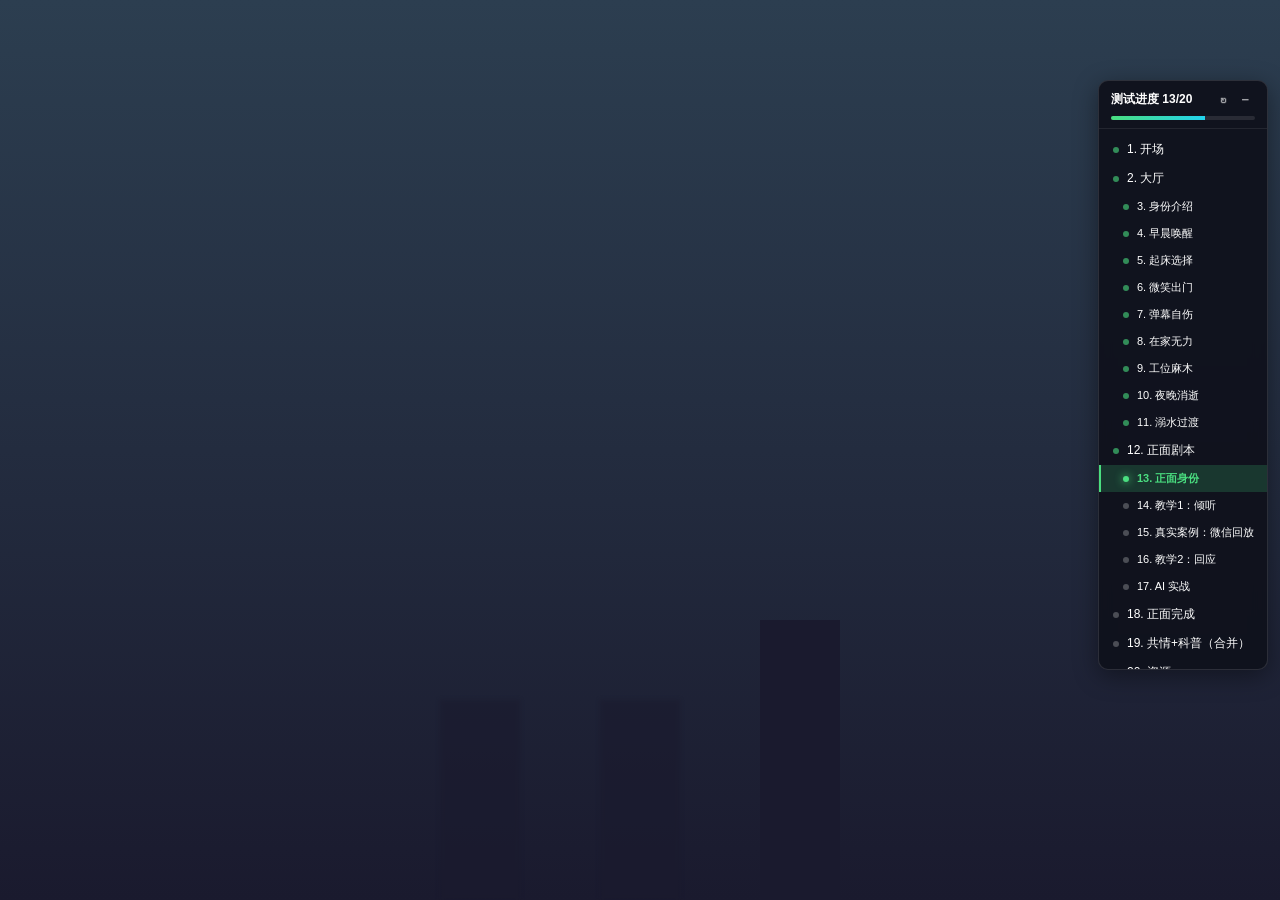
<file: index.html>
<!DOCTYPE html>
<html lang="zh-CN">
<head>
    <meta charset="UTF-8">
    <meta name="viewport" content="width=device-width, initial-scale=1.0">
    <title>心影 - 抑郁症科普体验</title>
    <link rel="stylesheet" href="css/styles.css">
</head>
<body>
    <div class="app">
        <!-- 全局继续按钮 -->
        <button id="continue-btn" class="continue-btn">继续 →</button>
        <div id="continue-hint" class="continue-hint">点击右下角按钮继续</div>
        
        <!-- 开场引导页 -->
        <div id="opening-page" class="page active">
            <div class="city-background">
                <div class="silhouettes">
                    <div class="silhouette silhouette-1"></div>
                    <div class="silhouette silhouette-2"></div>
                    <div class="silhouette main-silhouette"></div>
                </div>
            </div>
            <div class="opening-content">
                <div class="opening-text">
                    <p id="text-line-1" class="text-line"></p>
                    <p id="text-line-2" class="text-line"></p>
                </div>
                <div class="opening-buttons" id="opening-buttons">
                    <button id="ready-btn" class="btn btn-primary">我准备好了</button>
                    <button id="info-btn" class="btn btn-secondary">先了解一下</button>
                </div>
            </div>
        </div>

        <!-- 说明弹窗 -->
        <div id="info-modal" class="modal">
            <div class="modal-content">
                <h2>温馨提示</h2>
                <p>这是一个抑郁症科普体验应用，旨在帮助您了解抑郁症患者的内心感受。</p>
                <p>这不是诊断工具，如有需要请寻求专业帮助。</p>
                <p>您可以随时暂停或停止体验。</p>
                <button id="close-modal-btn" class="btn btn-primary">我知道了</button>
            </div>
        </div>

        <!-- 疾病选择大厅 -->
        <div id="hall-page" class="page">
            <div class="hall-content">
                <h1 class="hall-title">选择一扇门</h1>
                <div class="doors-container">
                    <div class="door door-locked">
                        <div class="door-text">敬请期待</div>
                    </div>
                    <div class="door door-locked">
                        <div class="door-text">敬请期待</div>
                    </div>
                    <div class="door door-locked">
                        <div class="door-text">敬请期待</div>
                    </div>
                    <div class="door door-depression" id="depression-door">
                        <div class="door-text">我已经很久没有真正笑过了</div>
                        <div class="completed-badge" id="completed-badge" style="display: none;">已接近</div>
                    </div>
                    <div class="door door-locked">
                        <div class="door-text">敬请期待</div>
                    </div>
                    <div class="door door-locked">
                        <div class="door-text">敬请期待</div>
                    </div>
                </div>
            </div>
        </div>

        <!-- 抑郁症剧本体验页 -->
        <div id="script-page" class="page">
            <div class="script-container" id="script-container">
                <!-- 引导场景：身份与场景交代 -->
                <div id="scene-intro" class="scene">
                    <div class="scene-intro-content">
                        <div class="intro-silhouette"></div>
                        <div class="intro-text-container">
                            <p class="intro-line" id="intro-line-1"></p>
                            <p class="intro-line intro-line-pause" id="intro-line-2"></p>
                        </div>
                    </div>
                </div>

                <!-- 场景1：早晨 - 沉重唤醒 -->
                <div id="scene-1" class="scene">
                    <div class="scene-1-content" id="scene-1-content">
                        <div class="wake-up-eyes" id="wake-up-eyes">
                            <svg class="eye-lid-svg" viewBox="0 0 100 100" preserveAspectRatio="none">
                                <path class="eye-lid-path eye-lid-path-top" d="M 0,0 L 100,0 L 100,50 L 0,50 Z" fill="#000"/>
                                <path class="eye-lid-path eye-lid-path-bottom" d="M 0,50 L 100,50 L 100,100 L 0,100 Z" fill="#000"/>
                            </svg>
                        </div>
                        <div class="phone-container" id="phone-container">
                            <div class="phone-frame">
                                <div class="phone-screen alarm-active" id="phone-screen">
                                    <div class="phone-status-bar">
                                        <span class="phone-time" id="phone-status-time">07:00</span>
                                        <div class="phone-icons">
                                            <span class="icon-moon">🌙</span>
                                            <span class="icon-wifi">📶</span>
                                            <span class="icon-battery">🔋</span>
                                        </div>
                                    </div>
                                    <div class="phone-time-display">
                                        <div class="big-time" id="big-time">07:00</div>
                                        <div class="date-text" id="date-text">June 7 · Sunday</div>
                                    </div>
                                    <div class="phone-alarm-section">
                                        <div class="alarm-label">Alarm</div>
                                        <div class="snooze-text">Snooze(10 minutes)</div>
                                    </div>
                                    <div class="phone-slider-area" id="phone-slider-area">
                                        <div class="slider-dots">
                                            <span class="dot"></span>
                                            <span class="dot"></span>
                                            <span class="dot dot-active"></span>
                                            <span class="dot"></span>
                                            <span class="dot"></span>
                                        </div>
                                        <div class="slider-thumb" id="slider-thumb">
                                            <svg viewBox="0 0 40 40">
                                                <circle cx="20" cy="20" r="18" fill="none" stroke="#ffffff" stroke-width="2" opacity="0.6"/>
                                                <path d="M 12 20 L 28 20 M 22 14 L 28 20 L 22 26" fill="none" stroke="#ffffff" stroke-width="2" stroke-linecap="round" stroke-linejoin="round"/>
                                            </svg>
                                        </div>
                                        <div class="slider-hint">Slide to turn off alarm</div>
                                    </div>
                                    <!-- 闹钟关闭后展示的经典 iPhone 壁纸 -->
                                    <div class="phone-wallpaper" id="phone-wallpaper">
                                        <div class="wallpaper-bubble wallpaper-bubble-1"></div>
                                        <div class="wallpaper-bubble wallpaper-bubble-2"></div>
                                        <div class="wallpaper-bubble wallpaper-bubble-3"></div>
                                        <div class="wallpaper-bubble wallpaper-bubble-4"></div>
                                        <div class="wallpaper-content">
                                            <div class="wallpaper-time" id="wallpaper-time">07:01</div>
                                            <div class="wallpaper-date" id="wallpaper-date">Sunday, June 7</div>
                                        </div>
                                    </div>
                                </div>
                            </div>
                        </div>
                        <div class="wake-hint" id="wake-hint">在屏幕上任意位置涂抹，擦开雾气</div>
                        <div class="inner-monologue" id="scene1-monologue"></div>
                    </div>
                    <!-- 全屏雾气层：眼皮打开后才淡入,可被刮开 -->
                    <canvas id="fog-canvas" class="fog-canvas"></canvas>
                </div>

                <!-- 场景2选择 -->
                <div id="scene-2-choice" class="scene">
                    <div class="scene-2-choice-content">
                        <h2>你选择...</h2>
                        <div class="choice-buttons">
                            <button id="choice-go-out" class="btn btn-choice">努力起床，出门上班</button>
                            <button id="choice-stay" class="btn btn-choice">继续躺着</button>
                        </div>
                    </div>
                </div>

                <!-- 场景2A：出门 - 维持微笑 -->
                <div id="scene-2a" class="scene">
                    <div class="scene-2a-content">
                        <div class="emotion-face-container" id="emotion-face">
                            <div class="face-base">
                                <div class="face-eyes">
                                    <div class="eye" id="eye-left"></div>
                                    <div class="eye" id="eye-right"></div>
                                </div>
                                <div class="face-mouth">
                                    <svg class="mouth-svg" viewBox="0 0 80 40">
                                        <path id="mouth-path" class="mouth-path" d="M 10 20 Q 40 5 70 20" fill="none" stroke="#2c3e50" stroke-width="4" stroke-linecap="round"/>
                                    </svg>
                                </div>
                            </div>
                            <div class="emotion-hint" id="emotion-hint">点击并按住面具，让它露出微笑</div>
                        </div>
                        <div class="psychology-text" id="psychology-text"></div>
                        <div class="complete-hint" id="complete-hint">✓ 可以松手了</div>
                    </div>
                </div>

                <!-- 场景2B：继续躺着 - 自我攻击弹幕 -->
                <div id="scene-2b" class="scene">
                    <div class="scene-2b-content">
                        <div class="window-light" id="window-light"></div>
                        <div class="danmaku-container" id="danmaku-container"></div>
                        <div class="inner-monologue" id="scene2b-monologue"></div>
                    </div>
                </div>

                <!-- 场景3B：在家 · 什么都提不起劲 -->
                <div id="scene-3b" class="scene">
                    <div class="scene-3b-content">
                        <div class="home-bedroom">
                            <div class="home-window"></div>
                            <div class="home-bed">
                                <div class="bed-figure" id="bed-figure"></div>
                            </div>
                        </div>
                        <div class="home-prompt" id="home-prompt">做点什么吧…</div>
                        <div class="task-giveup" id="task-giveup">……算了</div>
                        <div class="home-tasks" id="home-tasks">
                            <div class="home-task" data-task="phone">
                                <span class="task-icon">📱</span>
                                <span class="task-label">刷会儿手机</span>
                                <div class="task-progress"><div class="task-progress-fill"></div></div>
                            </div>
                            <div class="home-task" data-task="book">
                                <span class="task-icon">📖</span>
                                <span class="task-label">翻开那本书</span>
                                <div class="task-progress"><div class="task-progress-fill"></div></div>
                            </div>
                            <div class="home-task" data-task="clean">
                                <span class="task-icon">🧹</span>
                                <span class="task-label">收拾一下房间</span>
                                <div class="task-progress"><div class="task-progress-fill"></div></div>
                            </div>
                            <div class="home-task" data-task="food">
                                <span class="task-icon">🍜</span>
                                <span class="task-label">点个外卖</span>
                                <div class="task-progress"><div class="task-progress-fill"></div></div>
                            </div>
                        </div>
                        <div class="inner-monologue" id="scene3b-monologue"></div>
                    </div>
                </div>

                <!-- 场景3A：工位上班 - 麻木重复 + 老板施压 -->
                <div id="scene-3a" class="scene">
                    <div class="scene-3a-content">
                        <!-- 老板消息弹窗 -->
                        <div class="boss-message" id="boss-message">
                            <span class="boss-avatar">👨‍💼</span>
                            <span class="boss-text" id="boss-text"></span>
                        </div>
                        <!-- 顶部状态栏：倒计时 / 工资 / 加班 -->
                        <div class="office-status-bar">
                            <div class="status-item salary-status" id="salary-status">
                                <span class="status-label">今日工资</span>
                                <span class="status-value" id="salary-value">¥200</span>
                            </div>
                            <div class="status-item countdown-status" id="countdown-status">
                                <span class="status-label">剩余时间</span>
                                <span class="status-value" id="countdown-value">00:35</span>
                            </div>
                        </div>
                        <div class="office-cubicle">
                            <div class="cubicle-wall cubicle-left"></div>
                            <div class="cubicle-wall cubicle-right"></div>
                            <div class="colleague-blur colleague-back"></div>
                            <div class="colleague-blur colleague-side"></div>
                            <div class="desk-surface">
                                <div class="computer-monitor">
                                    <div class="monitor-screen">
                                        <div class="screen-time" id="screen-time">15:00:00</div>
                                        <div class="screen-content">
                                            <div class="spreadsheet">
                                                <div class="row"><span>ID</span><span>Status</span><span>Value</span></div>
                                                <div class="row"><span>001</span><span>✓</span><span>1200</span></div>
                                                <div class="row"><span>002</span><span>✓</span><span>850</span></div>
                                                <div class="row"><span>003</span><span>⏳</span><span>920</span></div>
                                                <div class="row"><span>004</span><span>✓</span><span>1100</span></div>
                                                <div class="row"><span>005</span><span>⏳</span><span>780</span></div>
                                            </div>
                                            <div class="email-list">
                                                <div class="email-item">📧 Re: Q2 Report Review</div>
                                                <div class="email-item">📧 Meeting Notes - 14:30</div>
                                                <div class="email-item">📧 Updated Task List</div>
                                                <div class="email-item">📧 Re: 数据核对</div>
                                                <div class="email-item">📧 Fwd: 紧急</div>
                                            </div>
                                            <div class="task-list">
                                                <div class="task-item">□ 数据整理</div>
                                                <div class="task-item">□ 邮件回复</div>
                                                <div class="task-item">□ 表格汇总</div>
                                                <div class="task-item">□ 周报提交</div>
                                            </div>
                                        </div>
                                    </div>
                                    <div class="monitor-stand"></div>
                                </div>
                                <div class="task-button" id="task-button">
                                    <span class="btn-text">完成任务</span>
                                </div>
                                <div class="click-counter" id="click-counter">0 / 20</div>
                            </div>
                        </div>
                        <!-- 加班警告 -->
                        <div class="overtime-warning" id="overtime-warning">
                            <div class="overtime-text">⚠ 下班时间到 · 任务未完成 · 进入强制加班模式</div>
                        </div>
                        <div class="inner-monologue" id="scene3a-monologue"></div>
                    </div>
                </div>

                <!-- 场景4：夜晚 - 微信聊天界面（与朋友） -->
                <div id="scene-4" class="scene">
                    <div class="scene-4-content">
                        <div class="wechat-screen">
                            <!-- 状态栏 -->
                            <div class="wechat-status-bar">
                                <span class="wechat-time" id="wechat-time">09:13</span>
                                <div class="wechat-status-icons">
                                    <span class="wechat-icon-moon">🌙</span>
                                    <span class="wechat-icon-signal">📶</span>
                                    <span class="wechat-icon-battery">57</span>
                                </div>
                            </div>
                            <!-- 导航栏 -->
                            <div class="wechat-nav">
                                <div class="wechat-back">‹</div>
                                <div class="wechat-title">朋友</div>
                                <div class="wechat-more">···</div>
                            </div>
                            <!-- 聊天区域 -->
                            <div class="wechat-chat" id="wechat-chat"></div>
                            <!-- 底部输入栏 -->
                            <div class="wechat-input-bar">
                                <div class="wechat-icon-btn wechat-voice">🔊</div>
                                <div class="wechat-input-box"></div>
                                <div class="wechat-icon-btn wechat-emoji">😊</div>
                                <div class="wechat-icon-btn wechat-plus">+</div>
                            </div>
                        </div>
                        <div class="inner-monologue" id="scene4-monologue"></div>
                    </div>
                </div>

                <!-- 过渡动画：第一视角 · 溺水下沉（仰视水面）→ 渐黑 -->
                <div id="transition-scene" class="scene">
                    <!-- 水体基底（基础色 + 顶部微亮、底部深黑） -->
                    <div class="drown-water"></div>

                    <!-- 仰视视角的"世界"：水面 + 光柱 + 悬浮颗粒，会随深度整体下移 / 缩小 / 变暗 -->
                    <div class="drown-pov-world" id="drown-pov-world">
                        <!-- 头顶的水面：明暗分界线 + 上方的天光晕 -->
                        <div class="drown-surface" id="drown-surface">
                            <div class="drown-surface-sky"></div>
                            <div class="drown-surface-line"></div>
                            <div class="drown-surface-glow"></div>
                        </div>

                        <!-- 丁达尔光柱（从水面斜插下来） -->
                        <div class="drown-rays" id="drown-rays">
                            <div class="drown-ray drown-ray-1"></div>
                            <div class="drown-ray drown-ray-2"></div>
                            <div class="drown-ray drown-ray-3"></div>
                            <div class="drown-ray drown-ray-4"></div>
                        </div>

                        <!-- 悬浮颗粒 -->
                        <div class="drown-particles" id="drown-particles"></div>
                    </div>

                    <!-- 气泡（自己的呼吸，从屏幕底部中央持续往上飘） -->
                    <div class="drown-bubbles-layer" id="drown-bubbles"></div>

                    <!-- 视野边缘压迫感（暗角 + 模糊加重，模拟"氧气不足"） -->
                    <div class="drown-vignette" id="drown-vignette"></div>
                    <div class="drown-depth-overlay" id="drown-depth-overlay"></div>

                    <!-- 内心独白 -->
                    <div class="drown-inner-text" id="drown-inner-text">正在下沉</div>

                    <!-- 行动按钮：尝试上浮（点击会先短暂上浮一下，然后比之前沉得更深） -->
                    <button id="drown-float-btn" class="drown-float-btn" type="button" aria-label="尝试上浮">
                        <span class="drown-btn-label">尝 试 上 浮</span>
                        <span class="drown-btn-sub">已尝试 <span id="drown-btn-count">0</span> 次</span>
                    </button>

                    <!-- 最终黑屏 -->
                    <div class="drown-final-black" id="drown-final-black"></div>
                </div>
            </div>
        </div>

        <!-- 角色切换提示弹窗：黑屏后显示 -->
        <div id="role-switch-modal" class="modal role-switch-modal">
            <div class="modal-content role-switch-content">
                <div class="role-switch-icon">🤝</div>
                <h2>刚才你走进了 ta 的内心</h2>
                <p class="role-switch-desc">现在，让我们换个身份——</p>
                <p class="role-switch-question">你愿意成为<strong> ta 身边的那个人</strong>吗？</p>
                <div class="role-switch-detail">
                    <span class="role-tag role-old">你刚才扮演：<b>患者</b></span>
                    <span class="role-arrow">→</span>
                    <span class="role-tag role-new">即将扮演：<b>陪伴者（朋友）</b></span>
                </div>
                <div class="role-switch-buttons">
                    <button id="start-companion-btn" class="btn btn-primary">开始陪伴者练习</button>
                    <button id="skip-companion-btn" class="btn btn-secondary">先到这里吧</button>
                </div>
            </div>
        </div>

        <!-- 正面回溯剧本（陪伴者练习室） -->
        <div id="positive-script-page" class="page">
            <div class="positive-container" id="positive-container">

                <!-- 正面剧本引导：身份告知 -->
                <div id="pos-scene-intro" class="scene pos-scene active">
                    <div class="pos-intro-content">
                        <div class="pos-intro-icon">💬</div>
                        <h2>从现在开始，你是 ta 的朋友</h2>
                        <p class="pos-intro-line">你刚刚在水面之上目睹 ta 沉入水底。</p>
                        <p class="pos-intro-line">现在请回到岸上——</p>
                        <p class="pos-intro-line pos-intro-strong">学习如何成为 ta 身边那个人。</p>
                    </div>
                </div>

                <!-- 教学场景 1：如何安静地听 -->
                <div id="pos-scene-1" class="scene pos-scene">
                    <div class="pos-teaching-header">
                        <span class="pos-step-tag">第 1 课</span>
                        <h2>如何安静地听</h2>
                        <p class="pos-subtitle">不打断 · 不评判 · 不急着给建议</p>
                    </div>
                    <div class="pos-dialogue-stage" id="pos-scene-1-stage">
                        <!-- 动态注入对话轮次 -->
                    </div>
                    <div class="pos-teaching-footer">
                        <button id="pos-scene-1-next" class="btn btn-primary pos-next-btn">继续 →</button>
                    </div>
                </div>

                <!-- 教学场景 1.5：真实案例（场景4的微信聊天回放 + 教学点标注） -->
                <div id="pos-scene-1-5" class="scene pos-scene">
                    <div class="pos-teaching-header">
                        <span class="pos-step-tag">真实案例</span>
                        <h2>把第 1 课和第 2 课放回真实对话里</h2>
                        <p class="pos-subtitle">这是刚才那位朋友在夜晚发起的微信聊天 —— 留意朋友的每条回复</p>
                    </div>
                    <div class="pos-wechat-screen">
                        <div class="pos-wechat-nav">
                            <div class="pos-wechat-back">‹</div>
                            <div class="pos-wechat-title">朋友</div>
                            <div class="pos-wechat-more">···</div>
                        </div>
                        <div class="pos-wechat-chat" id="pos-wechat-chat">
                            <!-- 动态注入气泡 + 教学点标注 -->
                        </div>
                    </div>
                    <div class="pos-teaching-footer">
                        <button id="pos-scene-1-5-next" class="btn btn-primary pos-next-btn">进入第 2 课 →</button>
                    </div>
                </div>

                <!-- 教学场景 2：如何回应"我没事" -->
                <div id="pos-scene-2" class="scene pos-scene">
                    <div class="pos-teaching-header">
                        <span class="pos-step-tag">第 2 课</span>
                        <h2>当 ta 说"我没事"</h2>
                        <p class="pos-subtitle">哪种回应最让 ta 愿意继续说下去？</p>
                    </div>
                    <div class="pos-scenario-card">
                        <p>📱 朋友在微信上回你「我没事」。<br/>ta 平时话很多，今天却突然很简短。</p>
                    </div>
                    <div class="pos-choices" id="pos-scene-2-choices">
                        <div class="pos-choice pos-choice-bad" data-choice="A">
                            <div class="pos-choice-label">A</div>
                            <div class="pos-choice-text">"别装了，我看得出你不开心。"</div>
                        </div>
                        <div class="pos-choice pos-choice-bad" data-choice="B">
                            <div class="pos-choice-label">B</div>
                            <div class="pos-choice-text">"没事就好！周末出来玩吧！"</div>
                        </div>
                        <div class="pos-choice pos-choice-good" data-choice="C">
                            <div class="pos-choice-label">C</div>
                            <div class="pos-choice-text">"嗯，那我就放心了。不过如果你哪天不想'没事'了，随时找我。"</div>
                        </div>
                    </div>
                    <div class="pos-choice-feedback" id="pos-scene-2-feedback" style="display:none;"></div>
                </div>

                <!-- 实战场景 3：与 AI 聊天 -->
                <div id="pos-scene-3" class="scene pos-scene pos-chat-scene">
                    <div class="pos-chat-profile">
                        <div class="pos-chat-avatar">🧑</div>
                        <div class="pos-chat-info">
                            <div class="pos-chat-name">你的朋友</div>
                            <div class="pos-chat-meta">25 岁 · 互联网公司运营</div>
                        </div>
                        <div class="pos-chat-hint">真实聊天练习</div>
                    </div>
                    <div class="pos-chat-messages" id="pos-chat-messages">
                        <!-- 动态注入消息 -->
                    </div>
                    <div class="pos-chat-input-bar">
                        <input type="text" id="pos-chat-input" class="pos-chat-input"
                               placeholder="输入你想说的话..." maxlength="500" autocomplete="off"/>
                        <button id="pos-chat-send" class="btn btn-primary pos-chat-send">发送</button>
                        <button id="pos-chat-end" class="btn btn-secondary pos-chat-end">结束对话</button>
                    </div>
                </div>

            </div>
        </div>

        <!-- 正面剧本完成页 -->
        <div id="positive-complete-page" class="page">
            <div class="positive-complete-content">
                <div class="positive-complete-icon">🌱</div>
                <h1>你刚刚成为了 ta 身边的那个人</h1>
                <p class="positive-complete-sub">不需要完美的话术。陪着、听着、不离开——<br/>这件事本身就已经是答案。</p>
                <div class="positive-complete-summary" id="positive-complete-summary">
                    <div class="summary-item"><span class="summary-num" id="summary-rounds">0</span><span class="summary-label">轮对话</span></div>
                    <div class="summary-item"><span class="summary-num" id="summary-messages">0</span><span class="summary-label">条消息</span></div>
                </div>
                <button id="positive-back-btn" class="btn btn-primary">回到主流程</button>
            </div>
        </div>

        <!-- 共情档案 + 科普 合并页（先出现共情档案，再向下浏览科普） -->
        <div id="empathy-page" class="page">
            <!-- 上：共情档案（先出现） -->
            <div class="empathy-content">
                <div class="empathy-icon">❤️</div>
                <h1>你刚刚走进了一个人的内心</h1>
                <p>感谢你的理解和陪伴，对他们来说很重要。</p>
                <div class="empathy-actions">
                    <button id="share-poster-btn" class="btn btn-primary">生成海报</button>
                    <button id="go-to-resources-btn" class="btn btn-secondary">查看资源</button>
                </div>
                <div class="empathy-scroll-hint">↓ 向下浏览更多科普</div>
            </div>

            <!-- 下：科普内容（后出现，向下滚动可见） -->
            <div class="science-container" id="science-container">
                <section class="science-section" id="section-experience">
                    <h2>你刚才体验了什么</h2>
                    <p>这是抑郁症患者可能经历的一些感受。</p>
                </section>
                <section class="science-section" id="section-misconceptions">
                    <h2>它不是什么</h2>
                    <div class="misconception-item">
                        <span class="misconception-text struck-through">它不是矫情</span>
                    </div>
                    <div class="misconception-item">
                        <span class="misconception-text struck-through">它不是想太多</span>
                    </div>
                    <div class="misconception-item">
                        <span class="misconception-text struck-through">它不是软弱</span>
                    </div>
                </section>
                <section class="science-section" id="section-what-it-is">
                    <h2>它是什么</h2>
                    <p>抑郁症是一种常见的心理疾病，与大脑神经递质、遗传、环境等多种因素有关。</p>
                    <p>它需要专业的治疗和支持。</p>
                </section>
                <section class="science-section" id="section-suggestions">
                    <h2>给身边人的建议</h2>
                    <ul>
                        <li>倾听，不要评判</li>
                        <li>陪伴，不要说教</li>
                        <li>鼓励寻求专业帮助</li>
                    </ul>
                </section>
                <section class="science-section" id="section-data">
                    <h2>真实数据</h2>
                    <p>全球约有3.5亿人受抑郁症影响。</p>
                    <p>但抑郁症是可以治疗的。</p>
                </section>
                <div class="science-next-btn-container">
                    <button id="empathy-complete-btn" class="btn btn-primary">完成体验</button>
                </div>
            </div>
        </div>



    </div>

    <script src="js/app.js"></script>
    <!-- ============== TEST_PROGRESS_START (测试用进度条,发布前请删除此整段) ============== -->
    <script>
    (function() {
      'use strict';

      // 页面 / 场景顺序(与原 app 流程一致)
      const ITEMS = [
        { type: 'page',  id: 'opening-page',     label: '开场' },
        { type: 'page',  id: 'hall-page',        label: '大厅' },
        { type: 'scene', id: 'scene-intro',      label: '身份介绍' },
        { type: 'scene', id: 'scene-1',          label: '早晨唤醒' },
        { type: 'scene', id: 'scene-2-choice',   label: '起床选择' },
        { type: 'scene', id: 'scene-2a',         label: '微笑出门' },
        { type: 'scene', id: 'scene-2b',         label: '弹幕自伤' },
        { type: 'scene', id: 'scene-3b',         label: '在家无力' },
        { type: 'scene', id: 'scene-3a',         label: '工位麻木' },
        { type: 'scene', id: 'scene-4',          label: '夜晚消逝' },
        { type: 'scene', id: 'transition-scene', label: '溺水过渡' },
        { type: 'page',  id: 'positive-script-page',  label: '正面剧本' },
        { type: 'scene', id: 'pos-scene-intro',       label: '正面身份' },
        { type: 'scene', id: 'pos-scene-1',           label: '教学1：倾听' },
        { type: 'scene', id: 'pos-scene-1-5',         label: '真实案例：微信回放' },
        { type: 'scene', id: 'pos-scene-2',           label: '教学2：回应' },
        { type: 'scene', id: 'pos-scene-3',           label: 'AI 实战' },
        { type: 'page',  id: 'positive-complete-page',label: '正面完成' },
        { type: 'page',  id: 'empathy-page',     label: '共情+科普（合并）' },
        { type: 'page',  id: 'resources-page',   label: '资源' },

      ];

      // 注入样式(避免污染原 css/styles.css)
      const style = document.createElement('style');
      style.textContent = `
        #test-progress-panel {
          position: fixed;
          right: 12px;
          top: 80px;
          width: 170px;
          max-height: calc(100vh - 160px);
          background: rgba(15, 18, 28, 0.94);
          border: 1px solid rgba(255,255,255,0.12);
          border-radius: 10px;
          color: #fff;
          font-family: -apple-system, BlinkMacSystemFont, 'PingFang SC', 'Segoe UI', sans-serif;
          font-size: 12px;
          z-index: 999999;
          box-shadow: 0 6px 24px rgba(0,0,0,0.4);
          user-select: none;
          backdrop-filter: blur(8px);
          -webkit-backdrop-filter: blur(8px);
          transition: width 0.2s;
        }
        #test-progress-panel .tp-header { padding: 10px 12px 8px; border-bottom: 1px solid rgba(255,255,255,0.08); }
        #test-progress-panel .tp-title { display: flex; justify-content: space-between; align-items: center; font-weight: 600; font-size: 12px; margin-bottom: 8px; }
        #test-progress-panel .tp-actions { display: flex; gap: 2px; }
        #test-progress-panel .tp-btn { cursor: pointer; opacity: 0.6; padding: 2px 6px; border-radius: 4px; font-size: 13px; line-height: 1; }
        #test-progress-panel .tp-btn:hover { opacity: 1; background: rgba(255,255,255,0.12); }
        #test-progress-panel .tp-bar { height: 4px; background: rgba(255,255,255,0.1); border-radius: 2px; overflow: hidden; }
        #test-progress-panel .tp-bar-fill { height: 100%; background: linear-gradient(90deg, #4ade80, #22d3ee); width: 0%; transition: width 0.3s ease; }
        #test-progress-panel .tp-list { max-height: 60vh; overflow-y: auto; padding: 6px 0; }
        #test-progress-panel .tp-list::-webkit-scrollbar { width: 4px; }
        #test-progress-panel .tp-list::-webkit-scrollbar-thumb { background: rgba(255,255,255,0.2); border-radius: 2px; }
        #test-progress-panel .tp-item { display: flex; align-items: center; padding: 6px 12px; cursor: pointer; border-left: 2px solid transparent; transition: background 0.15s; }
        #test-progress-panel .tp-item:hover { background: rgba(255,255,255,0.08); }
        #test-progress-panel .tp-item.tp-current { background: rgba(74, 222, 128, 0.18); border-left-color: #4ade80; color: #4ade80; font-weight: 600; }
        #test-progress-panel .tp-item.tp-type-scene { padding-left: 22px; font-size: 11px; }
        #test-progress-panel .tp-item.tp-type-page { font-weight: 500; }
        #test-progress-panel .tp-dot { width: 6px; height: 6px; border-radius: 50%; background: rgba(255,255,255,0.25); margin-right: 8px; flex-shrink: 0; transition: background 0.2s; }
        #test-progress-panel .tp-item.tp-visited .tp-dot { background: rgba(74, 222, 128, 0.6); }
        #test-progress-panel .tp-item.tp-current .tp-dot { background: #4ade80; box-shadow: 0 0 8px #4ade80; }
        #test-progress-panel.collapsed .tp-list,
        #test-progress-panel.collapsed .tp-bar { display: none; }
        #test-progress-panel.collapsed { width: auto; }
        @media (max-width: 768px) {
          #test-progress-panel { width: 140px; right: 6px; top: 60px; font-size: 11px; }
          #test-progress-panel .tp-item.tp-type-scene { padding-left: 16px; font-size: 10px; }
        }
      `;
      document.head.appendChild(style);

      // 面板 DOM
      const panel = document.createElement('div');
      panel.id = 'test-progress-panel';
      panel.innerHTML = `
        <div class="tp-header">
          <div class="tp-title">
            <span>测试进度 <span class="tp-current-num">0/0</span></span>
            <div class="tp-actions">
              <span class="tp-btn tp-refresh" title="刷新并清除已保存的体验记录">↻</span>
              <span class="tp-btn tp-toggle" title="折叠/展开">−</span>
            </div>
          </div>
          <div class="tp-bar"><div class="tp-bar-fill"></div></div>
        </div>
        <div class="tp-list"></div>
      `;
      document.body.appendChild(panel);

      const listEl    = panel.querySelector('.tp-list');
      const barFill   = panel.querySelector('.tp-bar-fill');
      const numLabel  = panel.querySelector('.tp-current-num');
      const toggleBtn = panel.querySelector('.tp-toggle');
      const refreshBt = panel.querySelector('.tp-refresh');

      // 渲染列表项
      ITEMS.forEach((item, idx) => {
        const div = document.createElement('div');
        div.className = 'tp-item tp-type-' + item.type;
        div.dataset.idx = idx;
        div.innerHTML = `<span class="tp-dot"></span><span class="tp-label">${idx + 1}. ${item.label}</span>`;
        div.addEventListener('click', () => jumpTo(idx));
        listEl.appendChild(div);
      });

      // 折叠/展开
      toggleBtn.addEventListener('click', (e) => {
        e.stopPropagation();
        panel.classList.toggle('collapsed');
        toggleBtn.textContent = panel.classList.contains('collapsed') ? '+' : '−';
      });

      // 刷新(顺便清掉 localStorage,方便重测)
      refreshBt.addEventListener('click', (e) => {
        e.stopPropagation();
        try { localStorage.removeItem('depressionCompleted'); } catch (_) {}
        location.reload();
      });

      // 核心:直接操作 DOM 跳转(不调用原 switchPage/switchScene,避免过渡等待)
      function jumpTo(idx) {
        const item = ITEMS[idx];
        if (!item) return;

        // 强制结束可能的过渡状态
        if (typeof appState !== 'undefined') {
          appState.isTransitioning = false;
          appState.sceneReady = false;
        }
        if (typeof hideContinueButton === 'function') {
          try { hideContinueButton(); } catch (_) {}
        }

        // 清空所有 page / scene 状态
        document.querySelectorAll('.page').forEach(p => p.classList.remove('active', 'fade-out'));
        document.querySelectorAll('.scene').forEach(s => s.classList.remove('active', 'fade-out'));

        if (item.type === 'page') {
          const target = document.getElementById(item.id);
          if (target) {
            target.classList.add('active');
            if (typeof appState !== 'undefined') {
              appState.currentPage = item.id.replace('-page', '');
            }
          }
        } else {
          // 场景:先激活对应 page,再激活目标场景
          let pageId = 'script-page';
          if (item.id && item.id.startsWith('pos-')) pageId = 'positive-script-page';
          const scriptPage = document.getElementById(pageId);
          if (scriptPage) scriptPage.classList.add('active');
          if (typeof appState !== 'undefined') {
            appState.currentPage = pageId.replace('-page', '');
          }
          const target = document.getElementById(item.id);
          if (target) {
            target.classList.add('active');
            if (typeof appState !== 'undefined') {
              appState.currentScene = item.id;
            }
            // 正面场景用 switchPosScene 重新触发 init
            if (item.id && item.id.startsWith('pos-') && typeof switchPosScene === 'function') {
              try { switchPosScene(item.id); } catch (err) { console.warn('switchPosScene fail:', err); }
            } else if (typeof initScene === 'function') {
              try { initScene(item.id); } catch (err) { console.warn('initScene fail:', err); }
            }
          }
        }

        updateHighlight();
      }

      // 获取当前所在项的索引
      function getCurrentIdx() {
        const activeScene = document.querySelector('.scene.active');
        if (activeScene) {
          for (let i = 0; i < ITEMS.length; i++) {
            if (ITEMS[i].id === activeScene.id) return i;
          }
        }
        const activePage = document.querySelector('.page.active');
        if (activePage) {
          for (let i = 0; i < ITEMS.length; i++) {
            if (ITEMS[i].id === activePage.id) return i;
          }
        }
        return 0;
      }

      // 更新高亮 + 进度条
      function updateHighlight() {
        const cur = getCurrentIdx();
        panel.querySelectorAll('.tp-item').forEach((el, idx) => {
          el.classList.toggle('tp-current', idx === cur);
          el.classList.toggle('tp-visited', idx < cur);
        });
        const total = ITEMS.length;
        barFill.style.width = ((cur + 1) / total * 100) + '%';
        numLabel.textContent = (cur + 1) + '/' + total;
      }

      // 监听 class 变化自动更新
      const observer = new MutationObserver(updateHighlight);
      observer.observe(document.body, {
        attributes: true,
        attributeFilter: ['class'],
        subtree: true
      });

      // 初始一次
      setTimeout(updateHighlight, 100);
    })();
    </script>
    <!-- ============== TEST_PROGRESS_END ============== -->
</body>
</html>
</file>
<file: css/styles.css>
/* 全局样式 */
* {
    margin: 0;
    padding: 0;
    box-sizing: border-box;
}

:root {
    --primary-color: #2C3E50;
    --secondary-color: #34495E;
    --tertiary-color: #5D6D7E;
    --light-gray: #85929E;
    --accent-red: #C0392B;
    --healing-light: #F8E9A1;
    --bg-color: #1a1a2e;
    --text-color: #ecf0f1;
    --energy-level: 1;
}

body {
    font-family: -apple-system, BlinkMacSystemFont, 'Segoe UI', Roboto, sans-serif;
    background-color: var(--bg-color);
    color: var(--text-color);
    overflow: hidden;
}

.app {
    width: 100vw;
    height: 100vh;
    position: relative;
}

.page {
    width: 100%;
    height: 100%;
    position: absolute;
    top: 0;
    left: 0;
    opacity: 0;
    transition: opacity 0.5s ease;
    display: none;
    pointer-events: none;
}

.page.active {
    opacity: 1;
    display: flex;
    pointer-events: auto;
}

.page.fade-out {
    opacity: 0;
    transition: opacity 0.5s ease;
}

.page.blank {
    opacity: 0;
    display: flex;
    pointer-events: none;
}

/* 按钮样式 */
.btn {
    padding: 12px 32px;
    border: none;
    border-radius: 8px;
    font-size: 18px;
    cursor: pointer;
    transition: all 0.3s ease;
}

.btn-primary {
    background-color: var(--primary-color);
    color: white;
}

.btn-primary:hover {
    background-color: var(--secondary-color);
    transform: translateY(-2px);
    box-shadow: 0 4px 12px rgba(0,0,0,0.3);
}

.btn-secondary {
    background-color: transparent;
    color: var(--text-color);
    border: 2px solid var(--light-gray);
}

.btn-secondary:hover {
    border-color: var(--text-color);
}

/* 开场引导页 */
#opening-page {
    flex-direction: column;
    align-items: center;
    justify-content: center;
}

.city-background {
    position: absolute;
    width: 100%;
    height: 100%;
    background: linear-gradient(180deg, #2c3e50 0%, #1a1a2e 100%);
    overflow: hidden;
}

.silhouettes {
    position: absolute;
    bottom: 0;
    width: 100%;
    height: 60%;
    display: flex;
    justify-content: center;
    align-items: flex-end;
}

.silhouette {
    width: 80px;
    height: 200px;
    background-color: #1a1a2e;
    margin: 0 40px;
    filter: blur(2px);
    opacity: 0.6;
}

.main-silhouette {
    filter: none;
    opacity: 1;
    height: 280px;
}

.opening-content {
    position: relative;
    z-index: 10;
    text-align: center;
    padding: 20px;
    transition: transform 1.2s ease;
}

.opening-content.settled {
    transform: translateY(-30px);
}

.text-line {
    font-size: 28px;
    margin: 20px 0;
    opacity: 0;
    transition: opacity 1.5s ease, transform 1.2s ease;
}

.text-line.visible {
    opacity: 1;
}

.opening-content.settled .text-line {
    animation: settle-bounce 1.2s ease forwards;
}

@keyframes settle-bounce {
    0% { transform: translateY(0); }
    40% { transform: translateY(-12px); }
    100% { transform: translateY(0); }
}

.opening-buttons {
    margin-top: 40px;
    display: flex;
    gap: 20px;
    justify-content: center;
    flex-wrap: wrap;
    align-items: center;
}

.opening-buttons .btn {
    opacity: 0;
    transform: translateY(8px);
    transition: opacity 0.8s ease, transform 0.8s ease;
    pointer-events: none;
}

.opening-buttons.visible .btn {
    opacity: 1;
    transform: translateY(0);
    pointer-events: auto;
}

/* 弹窗样式 */
.modal {
    position: fixed;
    top: 0;
    left: 0;
    width: 100%;
    height: 100%;
    background-color: rgba(0,0,0,0.8);
    display: none;
    justify-content: center;
    align-items: center;
    z-index: 100;
}

.modal.active {
    display: flex;
}

.modal-content {
    background-color: var(--secondary-color);
    padding: 40px;
    border-radius: 16px;
    max-width: 500px;
    width: 90%;
}

.modal-content h2 {
    margin-bottom: 20px;
    text-align: center;
}

.modal-content p {
    margin-bottom: 15px;
    line-height: 1.6;
}

.modal-content button {
    width: 100%;
    margin-top: 20px;
}

/* 疾病选择大厅 */
#hall-page {
    flex-direction: column;
    align-items: center;
    justify-content: center;
}

.hall-content {
    text-align: center;
    padding: 20px;
}

.hall-title {
    font-size: 36px;
    margin-bottom: 40px;
}

.doors-container {
    display: grid;
    grid-template-columns: repeat(3, 1fr);
    gap: 20px;
    max-width: 900px;
}

.door {
    width: 200px;
    height: 300px;
    background-color: var(--secondary-color);
    border-radius: 12px;
    display: flex;
    flex-direction: column;
    align-items: center;
    justify-content: center;
    cursor: pointer;
    transition: all 0.3s ease;
    position: relative;
}

.door:hover {
    transform: translateY(-5px);
}

.door-locked {
    opacity: 0.4;
    cursor: not-allowed;
}

.door-depression {
    background: linear-gradient(180deg, #34495E 0%, #2C3E50 100%);
    border: 3px solid var(--tertiary-color);
}

.door-text {
    padding: 20px;
    font-size: 18px;
    text-align: center;
}

.completed-badge {
    position: absolute;
    top: 10px;
    right: 10px;
    background-color: #27ae60;
    padding: 6px 12px;
    border-radius: 20px;
    font-size: 14px;
}

/* 剧本体验页 */
#script-page {
    flex-direction: column;
}

.script-container {
    width: 100%;
    height: 100%;
    position: relative;
}

.scene {
    width: 100%;
    height: 100%;
    position: absolute;
    top: 0;
    left: 0;
    opacity: 0;
    transition: opacity 0.5s ease;
    display: none;
    align-items: center;
    justify-content: center;
    pointer-events: none;
}

.scene.active {
    opacity: 1;
    display: flex;
    pointer-events: auto;
}

.scene.fade-out {
    opacity: 0;
    transition: opacity 0.5s ease;
}

/* 内心独白样式 */
.inner-monologue {
    position: absolute;
    bottom: 40px;
    left: 50%;
    transform: translateX(-50%);
    color: #95a5a6;
    font-style: italic;
    font-size: 18px;
    text-align: center;
    max-width: 90%;
    padding: 0 20px;
    white-space: nowrap;
    z-index: 30;
}

/* 故障艺术效果（静态色调偏移，不再高频闪烁） */
.glitch-effect {
    position: relative;
}

/* 暗角效果 */
.vignette {
    box-shadow: inset 0 0 100px rgba(0,0,0,0.8);
}

/* 灰蓝色调 */
.grayscale-blue {
    filter: grayscale(50%) sepia(20%) hue-rotate(180deg) brightness(0.8);
}

/* 引导场景：身份与场景交代 */
.scene-intro-content {
    display: flex;
    flex-direction: column;
    align-items: center;
    justify-content: center;
    width: 100%;
    height: 100%;
    background: linear-gradient(180deg, #050510 0%, #0a0a15 50%, #0d0d1a 100%);
    position: relative;
}

.intro-silhouette {
    width: 120px;
    height: 180px;
    background-color: #1a1a25;
    border-radius: 8px;
    margin-bottom: 60px;
    opacity: 0.3;
    filter: blur(3px);
    position: absolute;
    bottom: 25%;
}

.intro-text-container {
    text-align: center;
    z-index: 10;
    position: relative;
}

.intro-line {
    font-size: 26px;
    color: var(--text-color);
    margin: 20px 0;
    min-height: 40px;
    opacity: 0;
    letter-spacing: 2px;
}

.intro-line.visible {
    opacity: 1;
    animation: fadeInChar 0.1s ease forwards;
}

.intro-line-pause {
    opacity: 0;
    transition: opacity 0.5s ease;
}

.intro-line-pause.visible {
    opacity: 1;
}

@keyframes fadeInChar {
    from {
        opacity: 0;
        transform: translateY(10px);
    }
    to {
        opacity: 1;
        transform: translateY(0);
    }
}

.intro-blank {
    animation: blink 2s ease-in-out infinite;
}

/* 场景1：手机闹钟 - 第一视角睁眼 */
.scene-1-content {
    display: flex;
    flex-direction: column;
    align-items: center;
    justify-content: center;
    width: 100%;
    height: 100%;
    background: linear-gradient(180deg, #0a0a0a 0%, #1a1a2a 100%);
    position: relative;
    overflow: hidden;
}

/* 屏幕震动 */
.scene-1-content.shaking {
    animation: screenShake 0.1s infinite;
}

.scene-2b-content.shaking {
    animation: screenShake 0.1s infinite;
}

@keyframes screenShake {
    0% { transform: translate(0, 0); }
    20% { transform: translate(-3px, 2px); }
    40% { transform: translate(2px, -2px); }
    60% { transform: translate(-2px, 2px); }
    80% { transform: translate(3px, -2px); }
    100% { transform: translate(0, 0); }
}

/* 睁眼效果：上下两片弧形眼皮（SVG 路径） */
.wake-up-eyes {
    position: fixed;
    top: 0;
    left: 0;
    width: 100%;
    height: 100%;
    pointer-events: none;
    z-index: 200;
    overflow: hidden;
}

.eye-lid-svg {
    position: absolute;
    top: 0;
    left: 0;
    width: 100%;
    height: 100%;
    display: block;
}

.eye-lid-path {
    transition: transform 3s cubic-bezier(0.4, 0, 0.2, 1);
}

.eye-lid-path-top {
    transform: translateY(0);
}

.eye-lid-path-bottom {
    transform: translateY(0);
}

.wake-up-eyes.opening .eye-lid-path-top {
    transform: translateY(-55vh);
}

.wake-up-eyes.opening .eye-lid-path-bottom {
    transform: translateY(55vh);
}

/* 手机容器 */
.phone-container {
    position: relative;
    width: 320px;
    height: 640px;
    margin: 20px auto;
    z-index: 10;
}

.phone-frame {
    width: 100%;
    height: 100%;
    background: linear-gradient(180deg, #2a2a3e 0%, #1a1a2a 100%);
    border-radius: 40px;
    padding: 12px;
    box-shadow: 0 20px 60px rgba(0,0,0,0.8), inset 0 0 0 2px rgba(255,255,255,0.1);
    position: relative;
}

.phone-screen {
    width: 100%;
    height: 100%;
    background: linear-gradient(180deg, #1f1f3a 0%, #2d2d52 30%, #4a4a7a 100%);
    border-radius: 30px;
    overflow: hidden;
    position: relative;
    display: flex;
    flex-direction: column;
    padding: 20px 16px;
    color: #ffffff;
}

/* 状态栏 */
.phone-status-bar {
    display: flex;
    justify-content: space-between;
    align-items: center;
    font-size: 14px;
    padding: 4px 8px;
    font-weight: 600;
}

.phone-icons {
    display: flex;
    gap: 6px;
    font-size: 12px;
}

/* 大时间显示 */
.phone-time-display {
    flex: 1;
    display: flex;
    flex-direction: column;
    justify-content: center;
    align-items: center;
    margin-top: 30px;
}

.big-time {
    font-size: 110px;
    font-weight: 200;
    letter-spacing: -3px;
    line-height: 1;
    text-shadow: 0 2px 20px rgba(255,255,255,0.2);
}

.date-text {
    font-size: 16px;
    margin-top: 8px;
    opacity: 0.8;
    font-weight: 400;
}

/* 闹钟区域 */
.phone-alarm-section {
    text-align: center;
    margin-top: 50px;
}

.alarm-label {
    font-size: 26px;
    font-weight: 600;
    margin-bottom: 12px;
}

.snooze-text {
    display: inline-block;
    padding: 8px 20px;
    background: rgba(255,255,255,0.15);
    border-radius: 20px;
    font-size: 14px;
    backdrop-filter: blur(10px);
    border: 1px solid rgba(255,255,255,0.1);
}

/* 滑动区域 */
.phone-slider-area {
    margin-top: 50px;
    text-align: center;
    position: relative;
    height: 80px;
}

.slider-dots {
    display: flex;
    justify-content: center;
    align-items: center;
    gap: 20px;
    margin-bottom: 20px;
}

.dot {
    width: 8px;
    height: 8px;
    background: rgba(255,255,255,0.3);
    border-radius: 50%;
    transition: all 0.3s ease;
}

.dot.dot-active {
    background: rgba(255,255,255,0.8);
    transform: scale(1.2);
}

.slider-thumb {
    position: absolute;
    top: 50px;
    left: 50%;
    transform: translateX(-50%);
    width: 60px;
    height: 60px;
    background: rgba(255,255,255,0.1);
    border-radius: 50%;
    display: flex;
    align-items: center;
    justify-content: center;
    cursor: grab;
    border: 2px solid rgba(255,255,255,0.4);
    transition: transform 0.1s ease, box-shadow 0.3s ease;
    z-index: 5;
    backdrop-filter: blur(10px);
}

.slider-thumb:active {
    cursor: grabbing;
    box-shadow: 0 0 30px rgba(255,255,255,0.3);
}

.slider-thumb.dragging {
    transition: none;
    box-shadow: 0 0 40px rgba(255,255,255,0.5);
}

.slider-thumb svg {
    width: 30px;
    height: 30px;
}

.slider-hint {
    margin-top: 10px;
    font-size: 14px;
    opacity: 0.7;
    font-weight: 500;
}

/* 闹钟关闭后：隐藏闹钟界面元素 */
.phone-screen.alarm-active .phone-wallpaper {
    opacity: 0;
    pointer-events: none;
}

.phone-screen:not(.alarm-active) .phone-status-bar,
.phone-screen:not(.alarm-active) .phone-time-display,
.phone-screen:not(.alarm-active) .phone-alarm-section,
.phone-screen:not(.alarm-active) .phone-slider-area {
    opacity: 0;
    transition: opacity 0.4s ease;
}

.phone-screen.alarm-active .phone-status-bar,
.phone-screen.alarm-active .phone-time-display,
.phone-screen.alarm-active .phone-alarm-section,
.phone-screen.alarm-active .phone-slider-area {
    transition: opacity 0.4s ease;
}

.phone-screen .phone-status-bar,
.phone-screen .phone-time-display,
.phone-screen .phone-alarm-section,
.phone-screen .phone-slider-area {
    position: relative;
    z-index: 2;
}

/* 经典 iPhone 锁屏壁纸 */
.phone-wallpaper {
    position: absolute;
    top: 0;
    left: 0;
    width: 100%;
    height: 100%;
    overflow: hidden;
    z-index: 1;
    background: linear-gradient(160deg, #1a2a6c 0%, #b21f1f 35%, #fdbb2d 70%, #ff5f6d 100%);
    opacity: 1;
    transition: opacity 0.6s ease;
    display: flex;
    align-items: center;
    justify-content: center;
}

.phone-wallpaper::before {
    content: '';
    position: absolute;
    top: -20%;
    left: -20%;
    width: 140%;
    height: 140%;
    background:
        radial-gradient(circle at 20% 25%, rgba(255, 200, 150, 0.55) 0%, transparent 35%),
        radial-gradient(circle at 80% 15%, rgba(255, 140, 180, 0.5) 0%, transparent 40%),
        radial-gradient(circle at 75% 75%, rgba(120, 200, 255, 0.55) 0%, transparent 45%),
        radial-gradient(circle at 25% 80%, rgba(180, 120, 255, 0.45) 0%, transparent 40%);
    filter: blur(8px);
    animation: wallpaperFloat 14s ease-in-out infinite alternate;
}

.wallpaper-bubble {
    position: absolute;
    border-radius: 50%;
    filter: blur(18px);
    opacity: 0.65;
    mix-blend-mode: screen;
}

.wallpaper-bubble-1 {
    top: 10%;
    left: 8%;
    width: 110px;
    height: 110px;
    background: radial-gradient(circle, rgba(255, 180, 200, 0.9) 0%, transparent 70%);
    animation: bubbleDrift 18s ease-in-out infinite alternate;
}

.wallpaper-bubble-2 {
    top: 55%;
    left: 70%;
    width: 140px;
    height: 140px;
    background: radial-gradient(circle, rgba(140, 200, 255, 0.85) 0%, transparent 70%);
    animation: bubbleDrift 22s ease-in-out infinite alternate-reverse;
}

.wallpaper-bubble-3 {
    top: 70%;
    left: 12%;
    width: 95px;
    height: 95px;
    background: radial-gradient(circle, rgba(255, 220, 140, 0.8) 0%, transparent 70%);
    animation: bubbleDrift 16s ease-in-out infinite alternate;
}

.wallpaper-bubble-4 {
    top: 18%;
    left: 60%;
    width: 80px;
    height: 80px;
    background: radial-gradient(circle, rgba(200, 160, 255, 0.8) 0%, transparent 70%);
    animation: bubbleDrift 20s ease-in-out infinite alternate-reverse;
}

@keyframes wallpaperFloat {
    0%   { transform: translate(0, 0) rotate(0deg); }
    100% { transform: translate(20px, -15px) rotate(8deg); }
}

@keyframes bubbleDrift {
    0%   { transform: translate(0, 0) scale(1); }
    100% { transform: translate(15px, -20px) scale(1.1); }
}

.wallpaper-content {
    position: relative;
    z-index: 2;
    text-align: center;
    color: #ffffff;
    text-shadow: 0 2px 12px rgba(0, 0, 0, 0.35);
    font-weight: 300;
    padding: 0 16px;
    margin-top: -40px;
}

.wallpaper-time {
    font-size: 70px;
    font-weight: 200;
    letter-spacing: -2px;
    line-height: 1;
    margin-bottom: 6px;
}

.wallpaper-date {
    font-size: 16px;
    font-weight: 500;
    opacity: 0.95;
    letter-spacing: 0.5px;
}

/* 雾气画布：全屏覆盖，睁眼过程中同步淡入 */
.fog-canvas {
    position: fixed;
    top: 0;
    left: 0;
    width: 100vw;
    height: 100vh;
    border-radius: 0;
    z-index: 150;
    cursor: crosshair;
    opacity: 0;
    pointer-events: none;
    transition: opacity 3s ease;
}

.fog-canvas.active {
    opacity: 1;
    pointer-events: auto;
}

.fog-canvas.cleared {
    opacity: 0;
    pointer-events: none;
    /* 缓慢淡出：约 5s 渐渐散去，不再"一下子消失" */
    transition: opacity 5s cubic-bezier(0.25, 0.1, 0.25, 1);
}

.wake-hint {
    color: #ecf0f1;
    font-size: 16px;
    margin-top: 20px;
    z-index: 180;
    text-align: center;
    opacity: 0;
    animation: hintFadeIn 1s ease 3.5s forwards, hintPulse 2s ease-in-out 4.5s infinite;
    text-shadow: 0 0 8px rgba(0,0,0,0.8);
    position: relative;
}

.wake-hint.hidden {
    display: none;
}

@keyframes hintFadeIn {
    from { opacity: 0; }
    to { opacity: 0.9; }
}

@keyframes hintPulse {
    0%, 100% { opacity: 0.5; }
    50% { opacity: 0.9; }
}

/* 场景2选择 */
.scene-2-choice-content {
    text-align: center;
}

.scene-2-choice-content h2 {
    margin-bottom: 40px;
}

.choice-buttons {
    display: flex;
    flex-direction: column;
    gap: 20px;
}

.btn-choice {
    min-width: 250px;
}

/* 场景2A */
.scene-2a-content {
    display: flex;
    flex-direction: column;
    align-items: center;
    justify-content: center;
    position: relative;
    width: 100%;
    height: 100%;
    background-color: #1a1a2e;
}

.colleague-silhouette {
    width: 100px;
    height: 200px;
    background-color: var(--primary-color);
    margin-bottom: 30px;
}

.emotion-face-container {
    position: relative;
    width: 200px;
    height: 200px;
    margin-bottom: 30px;
}

.face-base {
    width: 100%;
    height: 100%;
    background: linear-gradient(180deg, #f5f5f5 0%, #e0e0e0 100%);
    border-radius: 50%;
    display: flex;
    flex-direction: column;
    align-items: center;
    justify-content: center;
    transition: transform 0.3s ease;
}

.face-eyes {
    display: flex;
    gap: 40px;
    margin-bottom: 30px;
}

.eye {
    width: 30px;
    height: 30px;
    background-color: #2c3e50;
    border-radius: 50%;
    transition: all 0.3s ease;
}

.eye.closed {
    height: 4px;
    transform: translateY(13px);
}

.face-mouth {
    width: 80px;
    height: 40px;
    position: relative;
}

.mouth-svg {
    width: 100%;
    height: 100%;
}

.mouth-path {
    transition: d 0.3s ease;
}

.emotion-hint {
    position: absolute;
    bottom: -50px;
    left: 50%;
    transform: translateX(-50%);
    color: var(--light-gray);
    font-size: 16px;
    text-align: center;
    white-space: nowrap;
}

.psychology-text {
    color: #95a5a6;
    font-size: 18px;
    text-align: center;
    margin-top: 40px;
    font-style: italic;
    opacity: 0;
    transition: opacity 0.5s ease;
    min-height: 50px;
    padding: 0 20px;
}

.psychology-text.visible {
    opacity: 1;
}

.complete-hint {
    margin-top: 30px;
    color: var(--healing-light);
    font-size: 16px;
    opacity: 0;
    transition: opacity 0.5s ease;
}

.complete-hint.visible {
    opacity: 1;
}

/* 场景2B */
.scene-2b-content {
    width: 100%;
    height: 100%;
    position: relative;
    overflow: hidden;
}

.window-light {
    position: absolute;
    top: 10%;
    left: 50%;
    transform: translateX(-50%);
    width: 150px;
    height: 200px;
    background: linear-gradient(180deg, #f1c40f 0%, #e67e22 100%);
    opacity: 0.3;
    animation: timePass 10s infinite;
}

@keyframes timePass {
    0% { background: linear-gradient(180deg, #f1c40f 0%, #e67e22 100%); }
    50% { background: linear-gradient(180deg, #3498db 0%, #2980b9 100%); }
    100% { background: linear-gradient(180deg, #2c3e50 0%, #1a1a2e 100%); }
}

.danmaku-container {
    position: absolute;
    width: 100%;
    height: 100%;
    top: 0;
    left: 0;
    overflow: hidden;
}

.danmaku-word {
    position: absolute;
    color: #7f8c8d;
    font-size: 20px;
    cursor: pointer;
    transition: opacity 0.3s;
}

.danmaku-word:hover {
    opacity: 0.5;
}

/* 场景3B：在家 · 什么都提不起劲 */
.scene-3b-content {
    width: 100%;
    height: 100%;
    position: relative;
    overflow: hidden;
    background: linear-gradient(180deg, #2a2a35 0%, #1f1f28 60%, #16161e 100%);
    display: flex;
    flex-direction: column;
    align-items: center;
    justify-content: center;
    transition: filter 1.2s ease;
}

.scene-3b-content.all-given-up {
    filter: brightness(0.5) saturate(0.4);
}

/* 卧室背景 */
.home-bedroom {
    position: absolute;
    inset: 0;
    z-index: 1;
    pointer-events: none;
}

.home-window {
    position: absolute;
    top: 10%;
    left: 50%;
    transform: translateX(-50%);
    width: 200px;
    height: 240px;
    background: linear-gradient(180deg, #3a4a5a 0%, #2a3540 100%);
    border: 10px solid #252530;
    border-radius: 6px 6px 0 0;
    opacity: 0.45;
    box-shadow: 0 0 70px rgba(120,150,180,0.06);
}

.home-window::after {
    content: '';
    position: absolute;
    inset: 0;
    background: linear-gradient(180deg, rgba(180,200,220,0.1) 0%, transparent 60%);
}

.home-bed {
    position: absolute;
    bottom: 0;
    left: 50%;
    transform: translateX(-50%);
    width: 380px;
    height: 120px;
    background: linear-gradient(180deg, #3a3a44 0%, #2a2a32 100%);
    border-radius: 20px 20px 0 0;
    z-index: 2;
}

.bed-figure {
    position: absolute;
    top: -32px;
    left: 50%;
    transform: translateX(-50%);
    width: 170px;
    height: 64px;
    background: linear-gradient(180deg, #4a4a54 0%, #3a3a44 100%);
    border-radius: 50% 50% 30% 30%;
    transition: transform 0.9s cubic-bezier(0.4,0,0.2,1);
    z-index: 3;
}

/* 顶部提示 */
.home-prompt {
    position: absolute;
    top: 13%;
    left: 50%;
    transform: translateX(-50%);
    color: #85929E;
    font-size: 20px;
    letter-spacing: 2px;
    z-index: 10;
    transition: opacity 0.5s ease;
    text-align: center;
}

/* 任务卡片容器 */
.home-tasks {
    position: relative;
    z-index: 10;
    display: flex;
    flex-wrap: wrap;
    gap: 20px;
    justify-content: center;
    max-width: 640px;
    padding: 0 20px;
    margin-top: 18vh;
}

.home-task {
    position: relative;
    width: 130px;
    padding: 18px 12px 14px;
    background: rgba(60,65,80,0.55);
    border: 1px solid rgba(255,255,255,0.08);
    border-radius: 14px;
    text-align: center;
    cursor: pointer;
    backdrop-filter: blur(4px);
    -webkit-backdrop-filter: blur(4px);
    transition: transform 0.45s cubic-bezier(0.4,0,0.2,1), opacity 0.6s ease, filter 0.6s ease, box-shadow 0.4s ease, border-color 0.4s ease;
    animation: taskFloat 3s ease-in-out infinite;
}

.home-task:nth-child(1) { animation-delay: 0s; }
.home-task:nth-child(2) { animation-delay: 0.45s; }
.home-task:nth-child(3) { animation-delay: 0.9s; }
.home-task:nth-child(4) { animation-delay: 1.35s; }

@keyframes taskFloat {
    0%,100% { transform: translateY(0); }
    50% { transform: translateY(-8px); }
}

.home-task:hover {
    border-color: rgba(255,255,255,0.22);
    background: rgba(72,78,94,0.65);
}

.task-icon {
    display: block;
    font-size: 30px;
    margin-bottom: 8px;
    filter: grayscale(30%);
}

.task-label {
    display: block;
    color: #bdc3c7;
    font-size: 13px;
}

/* 正在做：抬起放大 */
.home-task.doing {
    animation: none;
    transform: translateY(-26px) scale(1.08);
    border-color: rgba(248,233,161,0.4);
    box-shadow: 0 14px 34px rgba(0,0,0,0.45);
    cursor: default;
}

/* 进度条 */
.task-progress {
    margin-top: 10px;
    height: 4px;
    background: rgba(255,255,255,0.08);
    border-radius: 2px;
    overflow: hidden;
    opacity: 0;
    transition: opacity 0.3s;
}

.home-task.doing .task-progress { opacity: 1; }

.task-progress-fill {
    height: 100%;
    width: 0%;
    background: linear-gradient(90deg, #85929E, #bdc3c7);
    border-radius: 2px;
    transition: width 0.06s linear;
}

/* 放弃：灰化下沉 */
.home-task.given-up {
    animation: none;
    transform: translateY(20px) scale(0.9);
    opacity: 0.28;
    filter: grayscale(85%) brightness(0.65);
    cursor: default;
    pointer-events: none;
}

.home-task.given-up .task-icon { filter: grayscale(100%); }
.home-task.given-up .task-progress { opacity: 0; }

/* "算了"浮现 */
.task-giveup {
    position: absolute;
    top: 25%;
    left: 50%;
    transform: translate(-50%, 10px);
    color: #95a5a6;
    font-style: italic;
    font-size: 22px;
    opacity: 0;
    pointer-events: none;
    z-index: 20;
    transition: opacity 0.4s ease, transform 0.4s ease;
    white-space: nowrap;
}

.task-giveup.visible {
    opacity: 1;
    transform: translate(-50%, 0);
}

@media (max-width: 600px) {
    .home-tasks { gap: 14px; margin-top: 22vh; }
    .home-task { width: 108px; padding: 14px 8px 12px; }
    .task-icon { font-size: 26px; }
    .home-window { width: 150px; height: 190px; }
    .home-bed { width: 300px; height: 100px; }
    .bed-figure { width: 140px; height: 54px; top: -28px; }
    .home-prompt { font-size: 17px; }
}

/* 场景3A：工位上班 - 麻木重复 */
.scene-3a-content {
    display: flex;
    flex-direction: column;
    align-items: center;
    justify-content: center;
    width: 100%;
    height: 100%;
    background: linear-gradient(180deg, #4a4a52 0%, #3a3a42 100%);
    position: relative;
    overflow: hidden;
}

.office-cubicle {
    position: relative;
    width: 100%;
    height: 100%;
    display: flex;
    align-items: center;
    justify-content: center;
}

/* 灰色隔板 */
.cubicle-wall {
    position: absolute;
    width: 80px;
    height: 100%;
    background: linear-gradient(90deg, #6a6a72 0%, #7a7a82 50%, #6a6a72 100%);
    opacity: 0.6;
}

.cubicle-left {
    left: 0;
}

.cubicle-right {
    right: 0;
}

/* 模糊的同事剪影 */
.colleague-blur {
    position: absolute;
    background: linear-gradient(180deg, #5a5a62 0%, #4a4a52 100%);
    border-radius: 40% 40% 0 0;
    filter: blur(6px);
    opacity: 0.4;
}

.colleague-back {
    width: 90px;
    height: 180px;
    top: 15%;
    left: 12%;
}

.colleague-side {
    width: 80px;
    height: 160px;
    top: 25%;
    right: 8%;
}

/* 桌面 */
.desk-surface {
    position: relative;
    width: 700px;
    height: 100%;
    display: flex;
    flex-direction: column;
    align-items: center;
    justify-content: center;
    z-index: 5;
}

/* 电脑显示器 */
.computer-monitor {
    position: relative;
    width: 480px;
    margin-bottom: 40px;
    z-index: 3;
}

.monitor-screen {
    width: 100%;
    height: 300px;
    background: linear-gradient(180deg, #1a1a2a 0%, #0d0d15 100%);
    border: 8px solid #2a2a32;
    border-radius: 12px;
    box-shadow: 0 10px 40px rgba(0,0,0,0.5), inset 0 0 20px rgba(0,0,0,0.3);
    padding: 15px;
    color: #a0a0a8;
    font-family: 'Courier New', monospace;
    font-size: 11px;
    overflow: hidden;
    position: relative;
}

.screen-time {
    text-align: right;
    font-size: 12px;
    color: #6a8a6a;
    margin-bottom: 10px;
    font-family: 'Courier New', monospace;
}

.screen-content {
    display: flex;
    flex-direction: column;
    gap: 12px;
    opacity: 0.85;
}

.spreadsheet {
    background: rgba(20, 20, 30, 0.5);
    border: 1px solid #2a2a32;
    border-radius: 4px;
    padding: 6px;
}

.spreadsheet .row {
    display: grid;
    grid-template-columns: 60px 50px 1fr;
    gap: 8px;
    padding: 2px 0;
    font-size: 11px;
    color: #8a8a92;
}

.spreadsheet .row:first-child {
    color: #6a8a6a;
    border-bottom: 1px solid #2a2a32;
    margin-bottom: 4px;
    font-weight: bold;
}

.email-list, .task-list {
    display: flex;
    flex-direction: column;
    gap: 3px;
}

.email-item, .task-item {
    color: #7a7a82;
    font-size: 11px;
    padding: 2px 0;
}

/* 显示器底座 */
.monitor-stand {
    width: 80px;
    height: 20px;
    background: #2a2a32;
    margin: 0 auto;
    border-radius: 0 0 4px 4px;
}

.monitor-stand::after {
    content: '';
    display: block;
    width: 120px;
    height: 8px;
    background: #2a2a32;
    margin: 0 auto;
    border-radius: 2px;
}

/* 完成任务按钮 */
.task-button {
    position: absolute;
    padding: 12px 24px;
    background: linear-gradient(180deg, #4a6a8a 0%, #3a5a7a 100%);
    color: #ffffff;
    border: 2px solid #6a8aaa;
    border-radius: 6px;
    font-size: 14px;
    font-weight: 600;
    cursor: pointer;
    z-index: 10;
    box-shadow: 0 4px 12px rgba(0,0,0,0.3);
    transition: transform 0.2s ease, opacity 0.5s ease;
    user-select: none;
    pointer-events: auto;
}

.task-button:active {
    transform: scale(0.95);
}

.task-button.fading {
    opacity: 0;
    transform: scale(0.8);
    pointer-events: none;
}

/* 计数器 */
.click-counter {
    position: absolute;
    top: 30px;
    right: 30px;
    color: #a0a0a8;
    font-size: 18px;
    font-weight: 600;
    z-index: 10;
    font-family: 'Courier New', monospace;
    background: rgba(0,0,0,0.3);
    padding: 8px 16px;
    border-radius: 6px;
}

/* ===== 场景3A 增强：老板施压 / 倒计时 / 工资 / 加班 ===== */

/* 顶部状态栏 */
.office-status-bar {
    position: absolute;
    top: 24px;
    left: 50%;
    transform: translateX(-50%);
    display: flex;
    gap: 24px;
    z-index: 20;
    pointer-events: none;
}

.status-item {
    display: flex;
    flex-direction: column;
    align-items: center;
    padding: 8px 18px;
    border-radius: 8px;
    background: rgba(0, 0, 0, 0.45);
    border: 1px solid rgba(255, 255, 255, 0.08);
    font-family: 'Courier New', monospace;
    min-width: 110px;
}

.status-label {
    font-size: 10px;
    color: #8a8a92;
    letter-spacing: 1px;
    margin-bottom: 2px;
}

.status-value {
    font-size: 18px;
    font-weight: 700;
    color: #e0e0e8;
}

/* 工资状态：扣钱时变红 + 抖动 */
.salary-status.deducting {
    animation: salaryShake 0.45s ease;
}
.salary-status.deducting .status-value {
    color: #ff5555;
}
.salary-status .status-value {
    transition: color 0.3s ease;
}

@keyframes salaryShake {
    0%, 100% { transform: translateX(0); }
    20% { transform: translateX(-6px); }
    40% { transform: translateX(6px); }
    60% { transform: translateX(-4px); }
    80% { transform: translateX(4px); }
}

/* 倒计时状态 */
.countdown-status .status-value {
    transition: color 0.3s ease;
}
.countdown-status.warning .status-value {
    color: #ffaa33;
    animation: countdownPulse 1s ease-in-out infinite;
}
.countdown-status.danger .status-value {
    color: #ff3333;
    animation: countdownPulse 0.5s ease-in-out infinite;
}

@keyframes countdownPulse {
    0%, 100% { transform: scale(1); }
    50% { transform: scale(1.15); }
}

/* 老板消息弹窗 */
.boss-message {
    position: absolute;
    top: 110px;
    left: 50%;
    transform: translate(-50%, -20px);
    display: flex;
    align-items: center;
    gap: 10px;
    padding: 12px 22px;
    background: linear-gradient(180deg, #5a1a1a 0%, #3a0d0d 100%);
    border: 2px solid #8a2a2a;
    border-radius: 10px;
    box-shadow: 0 6px 24px rgba(255, 0, 0, 0.25), 0 2px 8px rgba(0, 0, 0, 0.5);
    color: #ffcccc;
    font-size: 15px;
    font-weight: 600;
    z-index: 30;
    opacity: 0;
    pointer-events: none;
    max-width: 80vw;
    transition: opacity 0.25s ease, transform 0.25s ease;
}

.boss-message.show {
    opacity: 1;
    transform: translate(-50%, 0);
    animation: bossShake 0.5s ease;
}

.boss-avatar {
    font-size: 22px;
    filter: drop-shadow(0 0 4px rgba(255, 50, 50, 0.5));
}

.boss-text {
    line-height: 1.4;
}

@keyframes bossShake {
    0%, 100% { transform: translate(-50%, 0); }
    25% { transform: translate(calc(-50% - 4px), 0); }
    50% { transform: translate(calc(-50% + 4px), 0); }
    75% { transform: translate(calc(-50% - 2px), 0); }
}

/* 加班警告 */
.overtime-warning {
    position: absolute;
    bottom: 90px;
    left: 50%;
    transform: translateX(-50%);
    padding: 14px 30px;
    background: linear-gradient(180deg, #4a0d0d 0%, #2a0808 100%);
    border: 2px solid #ff3333;
    border-radius: 8px;
    color: #ffaaaa;
    font-size: 15px;
    font-weight: 700;
    letter-spacing: 1px;
    z-index: 25;
    opacity: 0;
    pointer-events: none;
    box-shadow: 0 0 30px rgba(255, 0, 0, 0.4);
    transition: opacity 0.4s ease;
}

.overtime-warning.show {
    opacity: 1;
    animation: overtimePulse 1.4s ease-in-out infinite;
}

@keyframes overtimePulse {
    0%, 100% {
        box-shadow: 0 0 30px rgba(255, 0, 0, 0.4);
        border-color: #ff3333;
    }
    50% {
        box-shadow: 0 0 50px rgba(255, 0, 0, 0.8);
        border-color: #ff6666;
    }
}

/* 整体场景在加班时变暗红 */
.scene-3a-content.overtime {
    background: linear-gradient(180deg, #3a1a1a 0%, #2a0d0d 100%);
}
.scene-3a-content.overtime .cubicle-wall {
    background: linear-gradient(90deg, #5a3a3a 0%, #6a4a4a 50%, #5a3a3a 100%);
}

/* 扣钱飘字效果 */
.salary-deduct-float {
    position: absolute;
    color: #ff5555;
    font-size: 22px;
    font-weight: 800;
    font-family: 'Courier New', monospace;
    pointer-events: none;
    z-index: 40;
    text-shadow: 0 0 8px rgba(255, 50, 50, 0.6);
    animation: deductFloat 1.4s ease-out forwards;
}

@keyframes deductFloat {
    0% {
        opacity: 0;
        transform: translateY(0) scale(0.8);
    }
    20% {
        opacity: 1;
        transform: translateY(-10px) scale(1.1);
    }
    100% {
        opacity: 0;
        transform: translateY(-50px) scale(1);
    }
}

/* 响应式：小屏适配 */
@media (max-width: 640px) {
    .office-status-bar { gap: 12px; }
    .status-item { min-width: 90px; padding: 6px 12px; }
    .status-value { font-size: 15px; }
    .boss-message { font-size: 13px; padding: 10px 16px; max-width: 90vw; }
    .overtime-warning { font-size: 13px; padding: 10px 18px; }
}

/* 场景4：微信聊天界面 */
.scene-4-content {
    display: flex;
    align-items: center;
    justify-content: center;
    width: 100%;
    height: 100%;
    background-color: #1a1f2e;
    padding: 20px;
    overflow: hidden;
}

.wechat-screen {
    width: 100%;
    max-width: 380px;
    height: 100%;
    max-height: 760px;
    background: #ededed;
    border-radius: 14px;
    overflow: hidden;
    display: flex;
    flex-direction: column;
    box-shadow: 0 12px 48px rgba(0, 0, 0, 0.5);
    font-family: -apple-system, "PingFang SC", "Microsoft YaHei", sans-serif;
}

/* 状态栏 */
.wechat-status-bar {
    flex-shrink: 0;
    height: 28px;
    background: #ededed;
    display: flex;
    justify-content: space-between;
    align-items: center;
    padding: 0 18px;
    font-size: 13px;
    color: #000;
    font-weight: 600;
}

.wechat-status-icons {
    display: flex;
    align-items: center;
    gap: 4px;
    font-size: 12px;
}

.wechat-icon-moon,
.wechat-icon-signal {
    font-size: 12px;
}

.wechat-icon-battery {
    font-size: 12px;
    font-weight: 600;
    border: 1px solid #000;
    border-radius: 3px;
    padding: 0 3px;
    line-height: 1.2;
}

/* 导航栏 */
.wechat-nav {
    flex-shrink: 0;
    height: 44px;
    background: #ededed;
    display: flex;
    justify-content: space-between;
    align-items: center;
    padding: 0 12px;
    border-bottom: 1px solid #d6d6d6;
    position: relative;
}

.wechat-back {
    font-size: 30px;
    color: #000;
    line-height: 1;
    width: 32px;
    cursor: default;
}

.wechat-title {
    position: absolute;
    left: 50%;
    top: 50%;
    transform: translate(-50%, -50%);
    font-size: 17px;
    font-weight: 600;
    color: #000;
    white-space: nowrap;
}

.wechat-more {
    font-size: 18px;
    color: #000;
    letter-spacing: 1px;
    line-height: 1;
    width: 32px;
    text-align: right;
    cursor: default;
}

/* 聊天区域 */
.wechat-chat {
    flex: 1;
    background: #ededed;
    padding: 18px 12px;
    overflow-y: auto;
    display: flex;
    flex-direction: column;
    gap: 12px;
    -webkit-overflow-scrolling: touch;
}

.wechat-chat::-webkit-scrollbar { width: 4px; }
.wechat-chat::-webkit-scrollbar-thumb { background: rgba(0,0,0,0.15); border-radius: 2px; }

/* 气泡基础 */
.wechat-bubble {
    max-width: 70%;
    padding: 9px 13px;
    border-radius: 6px;
    font-size: 15px;
    line-height: 1.45;
    word-break: break-word;
    color: #000;
    position: relative;
    animation: bubbleIn 0.32s cubic-bezier(0.2, 0.8, 0.3, 1);
    box-shadow: 0 1px 1px rgba(0, 0, 0, 0.04);
}

@keyframes bubbleIn {
    from { opacity: 0; transform: translateY(8px) scale(0.96); }
    to   { opacity: 1; transform: translateY(0) scale(1); }
}

/* 我（患者）— 右侧绿色气泡 */
.wechat-bubble-me {
    align-self: flex-end;
    background: #95ec69;
    border-top-right-radius: 2px;
}

/* 朋友 — 左侧白色气泡 */
.wechat-bubble-friend {
    align-self: flex-start;
    background: #ffffff;
    border-top-left-radius: 2px;
}

/* 底部输入栏 */
.wechat-input-bar {
    flex-shrink: 0;
    height: 52px;
    background: #f7f7f7;
    border-top: 1px solid #d6d6d6;
    display: flex;
    align-items: center;
    padding: 0 8px;
    gap: 8px;
}

.wechat-icon-btn {
    width: 32px;
    height: 32px;
    display: flex;
    align-items: center;
    justify-content: center;
    font-size: 18px;
    color: #000;
    flex-shrink: 0;
    cursor: default;
}

.wechat-voice,
.wechat-emoji,
.wechat-plus {
    color: #000;
}

.wechat-input-box {
    flex: 1;
    height: 36px;
    background: #ffffff;
    border-radius: 6px;
    border: 1px solid #e0e0e0;
}

/* 小屏适配 */
@media (max-width: 480px) {
    .scene-4-content { padding: 8px; }
    .wechat-screen { border-radius: 10px; max-height: none; }
    .wechat-bubble { font-size: 14px; }
}

/* 过渡场景 */
.transition-content {
    width: 100%;
    height: 100%;
    background: linear-gradient(180deg, #1a1a2e 0%, #2c3e50 50%, #ecf0f1 100%);
    position: relative;
    overflow: hidden;
}

.light-spots {
    position: absolute;
    width: 100%;
    height: 100%;
}

.light-spot {
    position: absolute;
    width: 50px;
    height: 50px;
    background-color: var(--healing-light);
    border-radius: 50%;
    opacity: 0;
    animation: rise 3s ease-in forwards;
}

@keyframes rise {
    0% { opacity: 0; transform: translateY(100vh); }
    100% { opacity: 0.8; transform: translateY(-50px); }
}

/* 科普总结页 */
#science-page {
    flex-direction: column;
    overflow-y: auto;
}

.science-container {
    width: 100%;
    max-width: 800px;
    margin: 0 auto;
    padding: 40px 20px;
}

.science-section {
    margin-bottom: 60px;
    /* 修复：原本 opacity:0 + 需要 .visible 类才显示，但 JS 并没有添加这个类，导致文字完全看不见
       改为默认可见，后续如有滚动渐入需求可再单独加 IntersectionObserver */
    opacity: 1;
    transform: translateY(0);
}

.science-section.visible {
    opacity: 1;
    transform: translateY(0);
}

.science-section h2 {
    color: var(--healing-light);
    margin-bottom: 20px;
    font-size: 28px;
}

.science-section p, .science-section li {
    font-size: 18px;
    line-height: 1.8;
    margin-bottom: 12px;
}

.misconception-item {
    margin-bottom: 20px;
}

.misconception-text {
    font-size: 24px;
}

.struck-through {
    text-decoration: line-through;
    text-decoration-color: var(--accent-red);
}

.science-next-btn-container {
    text-align: center;
    padding: 20px 0;
}

/* 共情档案页（已与科普内容合并：上方共情档案，下方科普） */
#empathy-page {
    flex-direction: column;
    align-items: stretch;
    justify-content: flex-start;
    background: linear-gradient(180deg, #2c3e50 0%, #34495e 100%);
    overflow-y: auto;
    overflow-x: hidden;
}

.empathy-content {
    text-align: center;
    padding: 60px 20px 30px;
}

.empathy-icon {
    font-size: 64px;
    margin-bottom: 30px;
}

.empathy-content h1 {
    font-size: 32px;
    margin-bottom: 20px;
}

.empathy-content p {
    font-size: 20px;
    margin-bottom: 40px;
}

.empathy-content button {
    margin: 0 10px;
}

/* 共情档案：操作按钮组 + 向下滚动提示 */
.empathy-actions {
    display: flex;
    justify-content: center;
    flex-wrap: wrap;
    gap: 12px;
    margin-bottom: 20px;
}

.empathy-scroll-hint {
    color: rgba(236, 240, 241, 0.45);
    font-size: 14px;
    letter-spacing: 4px;
    margin-top: 8px;
    animation: empathy-hint-pulse 2.4s ease-in-out infinite;
}

@keyframes empathy-hint-pulse {
    0%, 100% { opacity: 0.35; transform: translateY(0); }
    50%      { opacity: 0.8;  transform: translateY(4px); }
}



/* 继续按钮样式 */
.continue-btn {
    position: fixed;
    bottom: 30px;
    right: 30px;
    padding: 12px 24px;
    background-color: var(--secondary-color);
    color: var(--text-color);
    border: 2px solid var(--light-gray);
    border-radius: 25px;
    font-size: 16px;
    cursor: pointer;
    opacity: 0;
    transition: all 0.5s ease;
    pointer-events: none;
    z-index: 50;
}

.continue-btn.visible {
    opacity: 1;
    pointer-events: auto;
}

.continue-btn:hover {
    background-color: var(--primary-color);
    border-color: var(--text-color);
    transform: translateY(-2px);
}

.continue-hint {
    position: fixed;
    bottom: 20px;
    left: 50%;
    transform: translateX(-50%);
    color: var(--light-gray);
    font-size: 14px;
    opacity: 0;
    transition: opacity 0.5s ease;
    pointer-events: none;
    z-index: 50;
}

.continue-hint.visible {
    opacity: 0.7;
}

/* 响应式设计 */
@media (max-width: 768px) {
    .doors-container {
        grid-template-columns: repeat(2, 1fr);
    }
    
    .door {
        width: 140px;
        height: 220px;
    }
    
    .hall-title {
        font-size: 28px;
    }
    
    .text-line {
        font-size: 22px;
    }
    
    .science-section h2 {
        font-size: 24px;
    }
    
    .science-section p, .science-section li {
        font-size: 16px;
    }
}

@media (max-width: 480px) {
    .doors-container {
        grid-template-columns: 1fr;
    }

    .door {
        width: 200px;
        height: 280px;
    }

    .opening-buttons {
        flex-direction: column;
    }

    .empathy-content button {
        width: 100%;
        margin: 10px 0;
    }
}

/* ============================================================ */
/* ============ 正面回溯剧本（陪伴者练习室）样式 =============== */
/* ============================================================ */

/* ========== 溺水过渡（真实场景，约 95 秒） ========== */
#transition-scene {
    background: linear-gradient(180deg,
        #c2cdd6  0%,
        #889aa8  8%,
        #5a6b7c 18%,
        #3a4856 32%,
        #243040 48%,
        #131b25 65%,
        #080d13 82%,
        #000000 100%);
    overflow: hidden;
}

/* ============================================================
   过渡动画 · 溺水下沉（第一视角）
   --drown-depth : 0 = 刚入水（头顶水面很近）  1 = 极深处（几乎全黑）
   整体效果：随着 --drown-depth 变大，水面上移缩小、光柱变暗、暗角收紧、画面模糊
   ============================================================ */

#transition-scene {
    /* 当前深度，由 JS 实时更新；CSS 内所有效果都基于这个变量 */
    --drown-depth: 0;
}

/* 水体基底：深蓝梯度（顶部微亮，底部深黑） */
.drown-water {
    position: absolute;
    inset: 0;
    background:
        radial-gradient(ellipse at 50% 0%,
            rgba(70, 110, 150, calc(0.55 - var(--drown-depth) * 0.45)) 0%,
            rgba(15, 30, 55, calc(0.85 - var(--drown-depth) * 0.25)) 35%,
            rgba(2, 6, 14, 1) 100%),
        linear-gradient(180deg, #0c1a2c 0%, #050a14 100%);
    pointer-events: none;
    z-index: 1;
    transition: filter 0.6s ease;
}

/* 仰视"世界"：水面 + 光柱 + 颗粒，会随深度整体上移/缩小/变暗 */
.drown-pov-world {
    position: absolute;
    inset: 0;
    pointer-events: none;
    overflow: hidden;
    z-index: 2;
    /* 整体随深度：轻微下移（产生"水面往头顶退"的感觉），缩放缩小，亮度降低 */
    transform-origin: 50% 0%;
    transform:
        translateY(calc(var(--drown-depth) * -8%))
        scale(calc(1 - var(--drown-depth) * 0.18));
    filter:
        brightness(calc(1 - var(--drown-depth) * 0.65))
        contrast(calc(1 - var(--drown-depth) * 0.15));
    transition: transform 0.9s cubic-bezier(0.4, 0, 0.2, 1),
                filter 0.9s ease;
    will-change: transform, filter;
}

/* 水面：明暗分界线 + 上方天光晕 */
.drown-surface {
    position: absolute;
    top: -6%;
    left: 50%;
    width: 220%;
    height: 30%;
    transform: translateX(-50%);
    pointer-events: none;
    will-change: transform, opacity;
}
/* 透过水面看出去的天：明亮的椭圆光晕 */
.drown-surface-sky {
    position: absolute;
    top: 0;
    left: 50%;
    width: 90%;
    height: 100%;
    transform: translateX(-50%);
    background: radial-gradient(ellipse at 50% 30%,
        rgba(240, 248, 255, 0.95) 0%,
        rgba(180, 215, 235, 0.55) 35%,
        rgba(120, 170, 210, 0.18) 65%,
        transparent 100%);
    filter: blur(6px);
}
/* 水面分界线：从水下看，水平一条微微波动的亮线 */
.drown-surface-line {
    position: absolute;
    bottom: 8%;
    left: 0;
    right: 0;
    height: 2px;
    background: linear-gradient(90deg,
        transparent 0%,
        rgba(220, 235, 250, 0.85) 20%,
        rgba(255, 255, 255, 0.95) 50%,
        rgba(220, 235, 250, 0.85) 80%,
        transparent 100%);
    box-shadow:
        0 0 12px rgba(200, 225, 245, 0.7),
        0 0 24px rgba(160, 200, 230, 0.4);
    animation: drown-surface-wave 4s ease-in-out infinite;
}
@keyframes drown-surface-wave {
    0%, 100% { transform: translateY(0) scaleY(1);     opacity: 0.95; }
    50%      { transform: translateY(3px) scaleY(1.4); opacity: 0.7;  }
}
/* 水面下方的光散射（让水面下方有"水透光"的感觉） */
.drown-surface-glow {
    position: absolute;
    bottom: -8%;
    left: 50%;
    width: 100%;
    height: 24%;
    transform: translateX(-50%);
    background: linear-gradient(180deg,
        rgba(180, 215, 240, 0.45) 0%,
        rgba(140, 190, 220, 0.15) 40%,
        transparent 100%);
    filter: blur(8px);
}

/* 丁达尔光柱：从水面斜插下来 */
.drown-rays {
    position: absolute;
    top: 0;
    left: 0;
    right: 0;
    height: 70%;
    pointer-events: none;
    opacity: calc(0.6 - var(--drown-depth) * 0.55);
    mix-blend-mode: screen;
    transition: opacity 0.9s ease;
}
.drown-ray {
    position: absolute;
    top: -10%;
    width: 3px;
    height: 100%;
    background: linear-gradient(180deg,
        rgba(255, 255, 255, 0.7) 0%,
        rgba(180, 210, 230, 0.3) 50%,
        transparent 100%);
    filter: blur(3px);
    transform-origin: top center;
}
.drown-ray-1 { left: 28%; animation: drown-ray-sway1 8s  ease-in-out infinite; }
.drown-ray-2 { left: 47%; width: 5px; opacity: 0.85; animation: drown-ray-sway2 10s ease-in-out infinite; }
.drown-ray-3 { left: 64%;            animation: drown-ray-sway3 9s  ease-in-out infinite; }
.drown-ray-4 { left: 78%; width: 2px; opacity: 0.55; animation: drown-ray-sway4 11s ease-in-out infinite; }
@keyframes drown-ray-sway1 { 0%,100% { transform: rotate(8deg);   opacity:.5; } 50% { transform: rotate(12deg);   opacity:.8; } }
@keyframes drown-ray-sway2 { 0%,100% { transform: rotate(-2deg);  opacity:.6; } 50% { transform: rotate(2deg);    opacity:.95;} }
@keyframes drown-ray-sway3 { 0%,100% { transform: rotate(-10deg); opacity:.4; } 50% { transform: rotate(-6deg);   opacity:.7; } }
@keyframes drown-ray-sway4 { 0%,100% { transform: rotate(-16deg); opacity:.3; } 50% { transform: rotate(-12deg);  opacity:.5; } }

/* 悬浮颗粒（漂浮的尘埃感） */
.drown-particles {
    position: absolute;
    inset: 0;
    pointer-events: none;
    overflow: hidden;
    opacity: calc(1 - var(--drown-depth) * 0.7);
    transition: opacity 0.9s ease;
}
.drown-particle {
    position: absolute;
    background: rgba(180, 200, 220, 0.32);
    border-radius: 50%;
    filter: blur(1px);
}
@keyframes drownParticleDrift-0 { 0%{transform:translate(0,0)} 25%{transform:translate(8px,-5px)} 50%{transform:translate(-4px,-10px)} 75%{transform:translate(-10px,3px)} 100%{transform:translate(0,0)} }
@keyframes drownParticleDrift-1 { 0%{transform:translate(0,0)} 33%{transform:translate(-6px,8px)} 66%{transform:translate(10px,-4px)} 100%{transform:translate(0,0)} }
@keyframes drownParticleDrift-2 { 0%{transform:translate(0,0)} 50%{transform:translate(12px,6px)} 100%{transform:translate(0,0)} }
@keyframes drownParticleDrift-3 { 0%{transform:translate(0,0)} 25%{transform:translate(-8px,-8px)} 50%{transform:translate(5px,-12px)} 75%{transform:translate(-3px,5px)} 100%{transform:translate(0,0)} }

/* 气泡层（自己的呼吸） */
.drown-bubbles-layer {
    position: absolute;
    inset: 0;
    pointer-events: none;
    z-index: 5;
    overflow: hidden;
}
.drown-bubble {
    position: absolute;
    border-radius: 50%;
    background: radial-gradient(circle at 35% 30%,
        rgba(255, 255, 255, 0.85) 0%,
        rgba(180, 210, 230, 0.4)  50%,
        rgba(150, 180, 200, 0.15) 80%,
        transparent                100%);
    border: 1px solid rgba(255, 255, 255, 0.45);
    box-shadow: inset 0 0 6px rgba(255, 255, 255, 0.5),
                0 0 8px rgba(180, 210, 230, 0.3);
    pointer-events: none;
    will-change: transform, opacity;
}

/* 暗角（中央清晰，边缘被吞没） */
.drown-vignette {
    position: absolute;
    inset: 0;
    pointer-events: none;
    z-index: 6;
    background: radial-gradient(ellipse at center,
        transparent 28%,
        rgba(0, 0, 0, calc(0.35 + var(--drown-depth) * 0.45)) 95%);
    transition: background 0.9s ease;
}

/* 深度压暗（从底部逐渐上涌的黑暗） */
.drown-depth-overlay {
    position: absolute;
    inset: 0;
    pointer-events: none;
    z-index: 7;
    background: linear-gradient(180deg,
        rgba(0, 0, 0, 0)    0%,
        rgba(0, 0, 0, 0)   calc(40% - var(--drown-depth) * 30%),
        rgba(0, 5, 10, calc(0.25 + var(--drown-depth) * 0.45)) calc(60% - var(--drown-depth) * 20%),
        rgba(0, 5, 10, calc(0.65 + var(--drown-depth) * 0.3))  calc(90% - var(--drown-depth) * 10%),
        rgba(0, 0, 0, calc(0.92 + var(--drown-depth) * 0.08)) 100%);
    backdrop-filter: blur(calc(var(--drown-depth) * 3.2px));
    -webkit-backdrop-filter: blur(calc(var(--drown-depth) * 3.2px));
    transition: backdrop-filter 0.9s ease;
}

/* 内心独白 */
.drown-inner-text {
    position: absolute;
    left: 50%;
    bottom: 22%;
    transform: translateX(-50%);
    color: rgba(190, 210, 225, calc(0.85 - var(--drown-depth) * 0.4));
    font-size: clamp(14px, 1.8vmin, 18px);
    letter-spacing: 0.5em;
    text-align: center;
    opacity: 0;
    font-weight: 200;
    text-shadow: 0 0 30px rgba(80, 130, 170, 0.6);
    z-index: 8;
    white-space: nowrap;
    transition: opacity 4s ease, color 0.9s ease;
}
.drown-inner-text.show { opacity: 1; }

/* "尝试上浮" 按钮 */
.drown-float-btn {
    position: absolute;
    left: 50%;
    bottom: 7%;
    transform: translateX(-50%) translateY(30px);
    padding: 14px 38px 11px;
    background: rgba(20, 30, 45, 0.42);
    border: 1px solid rgba(180, 210, 230, 0.32);
    border-radius: 100px;
    color: rgba(220, 230, 245, 0.85);
    font-size: 13px;
    letter-spacing: 0.4em;
    cursor: pointer;
    backdrop-filter: blur(10px);
    -webkit-backdrop-filter: blur(10px);
    z-index: 20;
    font-family: inherit;
    font-weight: 200;
    user-select: none;
    -webkit-user-select: none;
    opacity: 0;
    transition: opacity 2.5s ease, transform 0.25s ease,
                background 1.5s ease, color 1.5s ease, border-color 1.5s ease;
    display: flex;
    flex-direction: column;
    align-items: center;
    gap: 4px;
    outline: none;
    -webkit-tap-highlight-color: transparent;
}
.drown-float-btn.show {
    opacity: 1;
    transform: translateX(-50%) translateY(0);
    animation: drown-btn-breath 3.6s ease-in-out infinite;
}
.drown-float-btn:hover {
    background: rgba(40, 55, 75, 0.6);
    color: rgba(240, 245, 255, 0.95);
}
.drown-float-btn:active {
    transform: translateX(-50%) scale(0.96);
}
.drown-float-btn .drown-btn-sub {
    font-size: 9px;
    opacity: 0.6;
    letter-spacing: 0.3em;
    font-weight: 200;
}
@keyframes drown-btn-breath {
    0%, 100% { box-shadow: 0 0 0 0 rgba(180, 210, 230, 0),    0 0 24px rgba(80, 130, 170, 0); }
    50%      { box-shadow: 0 0 0 6px rgba(180, 210, 230, 0.06), 0 0 32px rgba(80, 130, 170, 0.2); }
}

/* 点击瞬间的水波反馈 */
.drown-press-ripple {
    position: absolute;
    left: 50%;
    bottom: 7%;
    width: 140px;
    height: 140px;
    margin-left: -70px;
    margin-bottom: -25px;
    border-radius: 50%;
    border: 1px solid rgba(180, 210, 230, 0.5);
    pointer-events: none;
    z-index: 19;
    animation: drown-ripple-out 2.4s cubic-bezier(0.2, 0.6, 0.3, 1) forwards;
}
@keyframes drown-ripple-out {
    0%   { transform: scale(0.25); opacity: 0.8; border-width: 1.5px; }
    60%  { opacity: 0.3; }
    100% { transform: scale(4);   opacity: 0;   border-width: 0.4px; }
}

/* 点击后的短暂反馈文字 */
.drown-press-feedback {
    position: absolute;
    left: 50%;
    bottom: calc(7% + 80px);
    transform: translateX(-50%);
    color: rgba(200, 220, 240, 0.85);
    font-size: 12px;
    letter-spacing: 0.3em;
    white-space: nowrap;
    pointer-events: none;
    z-index: 21;
    font-weight: 200;
    text-shadow: 0 0 20px rgba(80, 130, 170, 0.5);
    animation: drown-feedback-float 3.2s ease-out forwards;
}
@keyframes drown-feedback-float {
    0%   { opacity: 0;    transform: translate(-50%, 18px); }
    18%  { opacity: 0.95; transform: translate(-50%, 0); }
    100% { opacity: 0;    transform: translate(-50%, -45px); }
}

/* 最终黑屏 */
.drown-final-black {
    position: absolute;
    inset: 0;
    background: #000;
    opacity: 0;
    pointer-events: none;
    z-index: 30;
    transition: opacity 4s ease-in;
}
.drown-final-black.show { opacity: 1; }

/* ========== 角色切换弹窗 ========== */
.role-switch-modal {
    align-items: center;
    justify-content: center;
    background: rgba(0, 0, 0, 0.85);
    backdrop-filter: blur(6px);
    -webkit-backdrop-filter: blur(6px);
}

.role-switch-modal .modal-content {
    max-width: 520px;
    padding: 40px 36px;
    text-align: center;
    background: linear-gradient(160deg, rgba(44, 62, 80, 0.95) 0%, rgba(52, 73, 94, 0.95) 100%);
    border: 1px solid rgba(248, 233, 161, 0.25);
    box-shadow: 0 20px 60px rgba(0, 0, 0, 0.6);
    border-radius: 16px;
    opacity: 0;
    transform: scale(0.96);
    transition: opacity 0.6s ease, transform 0.6s ease;
}

.role-switch-modal.active .modal-content {
    opacity: 1;
    transform: scale(1);
}

.role-switch-icon {
    font-size: 56px;
    margin-bottom: 16px;
}

.role-switch-modal h2 {
    font-size: 26px;
    margin-bottom: 18px;
    color: #fff;
}

.role-switch-desc {
    font-size: 16px;
    color: rgba(236, 240, 241, 0.7);
    margin-bottom: 6px;
}

.role-switch-question {
    font-size: 18px;
    color: #fff;
    margin-bottom: 24px;
}

.role-switch-question strong {
    color: var(--healing-light);
    font-weight: 600;
}

.role-switch-detail {
    display: flex;
    align-items: center;
    justify-content: center;
    gap: 12px;
    flex-wrap: wrap;
    margin-bottom: 28px;
    padding: 14px 0;
    border-top: 1px dashed rgba(236, 240, 241, 0.2);
    border-bottom: 1px dashed rgba(236, 240, 241, 0.2);
}

.role-tag {
    display: inline-block;
    padding: 6px 14px;
    border-radius: 20px;
    font-size: 14px;
    color: #fff;
    background: rgba(255, 255, 255, 0.08);
}

.role-tag.role-old b {
    color: var(--light-gray);
    font-weight: 500;
}

.role-tag.role-new {
    background: rgba(248, 233, 161, 0.18);
    border: 1px solid rgba(248, 233, 161, 0.4);
}

.role-tag.role-new b {
    color: var(--healing-light);
    font-weight: 600;
}

.role-arrow {
    color: var(--healing-light);
    font-size: 18px;
}

.role-switch-buttons {
    display: flex;
    flex-direction: column;
    gap: 12px;
    align-items: stretch;
}

.role-switch-buttons .btn {
    width: 100%;
}

/* ========== 正面剧本页 ========== */
#positive-script-page {
    background: linear-gradient(180deg, #2c3e50 0%, #34495e 100%);
    flex-direction: column;
}

.positive-container {
    width: 100%;
    height: 100%;
    position: relative;
    display: flex;
    align-items: stretch;
    justify-content: center;
}

.pos-scene {
    position: absolute;
    inset: 0;
    width: 100%;
    height: 100%;
    display: flex;
    flex-direction: column;
    align-items: center;
    justify-content: center;
    opacity: 0;
    pointer-events: none;
    transition: opacity 0.5s ease;
    padding: 40px 20px;
    box-sizing: border-box;
}

.pos-scene.active {
    opacity: 1;
    pointer-events: auto;
}

/* 正面剧本引导 */
.pos-intro-content {
    text-align: center;
    max-width: 560px;
    color: #fff;
}

.pos-intro-icon {
    font-size: 64px;
    margin-bottom: 24px;
    animation: float-gentle 3s ease-in-out infinite;
}

@keyframes float-gentle {
    0%, 100% { transform: translateY(0); }
    50%      { transform: translateY(-8px); }
}

.pos-intro-content h2 {
    font-size: 28px;
    margin-bottom: 32px;
    color: var(--healing-light);
}

.pos-intro-line {
    font-size: 17px;
    line-height: 1.8;
    color: rgba(236, 240, 241, 0.85);
    margin-bottom: 8px;
    opacity: 0;
    transform: translateY(10px);
    animation: pos-line-in 0.8s ease forwards;
}

.pos-intro-line:nth-child(2) { animation-delay: 0.6s; }
.pos-intro-line:nth-child(3) { animation-delay: 1.2s; }
.pos-intro-line:nth-child(4) { animation-delay: 1.8s; }

.pos-intro-strong {
    font-size: 20px;
    color: var(--healing-light);
    font-weight: 500;
    margin-top: 12px;
}

@keyframes pos-line-in {
    to { opacity: 1; transform: translateY(0); }
}

/* 教学场景通用 */
.pos-teaching-header {
    text-align: center;
    margin-bottom: 24px;
    color: #fff;
}

.pos-step-tag {
    display: inline-block;
    padding: 4px 12px;
    background: rgba(248, 233, 161, 0.2);
    color: var(--healing-light);
    border-radius: 12px;
    font-size: 13px;
    margin-bottom: 10px;
    border: 1px solid rgba(248, 233, 161, 0.3);
}

.pos-teaching-header h2 {
    font-size: 26px;
    margin-bottom: 6px;
    color: #fff;
}

.pos-subtitle {
    font-size: 14px;
    color: rgba(236, 240, 241, 0.6);
    letter-spacing: 0.5px;
}

.pos-teaching-footer {
    margin-top: 24px;
    text-align: center;
}

/* 教学场景 1：对话分栏 */
.pos-dialogue-stage {
    width: 100%;
    max-width: 680px;
    flex: 1;
    overflow-y: auto;
    padding: 0 8px 8px;
    display: flex;
    flex-direction: column;
    gap: 18px;
    -webkit-overflow-scrolling: touch;
}

.pos-dialogue-round {
    display: flex;
    flex-direction: column;
    gap: 10px;
    animation: pos-round-in 0.6s ease forwards;
}

@keyframes pos-round-in {
    from { opacity: 0; transform: translateY(15px); }
    to   { opacity: 1; transform: translateY(0); }
}

.pos-bubble-row {
    display: flex;
    align-items: flex-end;
    gap: 10px;
    max-width: 100%;
}

.pos-bubble-row.pos-patient  { justify-content: flex-start; }
.pos-bubble-row.pos-companion { justify-content: flex-end; }

.pos-avatar {
    width: 36px;
    height: 36px;
    border-radius: 50%;
    background: rgba(255, 255, 255, 0.1);
    display: flex;
    align-items: center;
    justify-content: center;
    font-size: 18px;
    flex-shrink: 0;
}

.pos-avatar.companion-avatar {
    background: rgba(248, 233, 161, 0.2);
}

.pos-bubble {
    padding: 12px 16px;
    border-radius: 16px;
    max-width: 75%;
    font-size: 16px;
    line-height: 1.6;
    color: #fff;
    word-wrap: break-word;
    box-shadow: 0 2px 8px rgba(0, 0, 0, 0.2);
}

.pos-bubble.patient-bubble {
    background: rgba(255, 255, 255, 0.12);
    border-bottom-left-radius: 4px;
}

.pos-bubble.companion-bubble {
    background: linear-gradient(135deg, #4a6178 0%, #5d7a92 100%);
    border-bottom-right-radius: 4px;
    border: 1px solid rgba(248, 233, 161, 0.25);
}

.pos-bubble-meta {
    font-size: 12px;
    color: rgba(236, 240, 241, 0.5);
    margin-top: 4px;
    text-align: center;
}

.pos-why-card {
    margin: 4px 12px;
    padding: 12px 16px;
    background: rgba(248, 233, 161, 0.08);
    border-left: 3px solid var(--healing-light);
    border-radius: 6px;
    font-size: 13.5px;
    line-height: 1.6;
    color: rgba(248, 233, 161, 0.92);
}

.pos-why-card .why-tag {
    display: inline-block;
    font-size: 12px;
    color: var(--healing-light);
    font-weight: 600;
    margin-right: 6px;
}

.pos-summary-card {
    width: 100%;
    max-width: 680px;
    margin: 0 auto;
    padding: 24px;
    background: rgba(248, 233, 161, 0.1);
    border: 1px solid rgba(248, 233, 161, 0.3);
    border-radius: 12px;
    text-align: center;
    color: #fff;
    animation: pos-round-in 0.6s ease forwards;
}

.pos-summary-card h3 {
    color: var(--healing-light);
    font-size: 20px;
    margin-bottom: 14px;
}

.pos-summary-card p {
    font-size: 15px;
    line-height: 1.7;
    color: rgba(236, 240, 241, 0.9);
    margin-bottom: 8px;
}

.pos-summary-card .pos-next-btn {
    margin-top: 18px;
}

/* 教学场景 1.5：真实案例（微信聊天回放 + 教学点标注） */
.pos-wechat-screen {
    width: 100%;
    max-width: 420px;
    height: 460px;
    background: #ededed;
    border-radius: 12px;
    overflow: hidden;
    display: flex;
    flex-direction: column;
    box-shadow: 0 8px 30px rgba(0, 0, 0, 0.45);
    font-family: -apple-system, "PingFang SC", "Microsoft YaHei", sans-serif;
    margin: 0 auto;
}

.pos-wechat-nav {
    flex-shrink: 0;
    height: 42px;
    background: #ededed;
    display: flex;
    justify-content: space-between;
    align-items: center;
    padding: 0 12px;
    border-bottom: 1px solid #d6d6d6;
    position: relative;
}

.pos-wechat-back,
.pos-wechat-more {
    font-size: 22px;
    color: #000;
    line-height: 1;
    width: 28px;
}

.pos-wechat-more {
    font-size: 16px;
    letter-spacing: 1px;
    text-align: right;
}

.pos-wechat-title {
    position: absolute;
    left: 50%;
    top: 50%;
    transform: translate(-50%, -50%);
    font-size: 16px;
    font-weight: 600;
    color: #000;
    white-space: nowrap;
}

.pos-wechat-chat {
    flex: 1;
    background: #ededed;
    padding: 16px 12px;
    overflow-y: auto;
    display: flex;
    flex-direction: column;
    gap: 10px;
    -webkit-overflow-scrolling: touch;
}

.pos-wechat-chat::-webkit-scrollbar { width: 4px; }
.pos-wechat-chat::-webkit-scrollbar-thumb { background: rgba(0,0,0,0.15); border-radius: 2px; }

/* 气泡 */
.pos-wechat-bubble {
    max-width: 70%;
    padding: 8px 12px;
    border-radius: 6px;
    font-size: 14px;
    line-height: 1.45;
    word-break: break-word;
    color: #000;
    box-shadow: 0 1px 1px rgba(0, 0, 0, 0.04);
    animation: posBubbleIn 0.32s cubic-bezier(0.2, 0.8, 0.3, 1);
}

@keyframes posBubbleIn {
    from { opacity: 0; transform: translateY(8px) scale(0.96); }
    to   { opacity: 1; transform: translateY(0) scale(1); }
}

.pos-wechat-bubble-me {
    align-self: flex-end;
    background: #95ec69;
    border-top-right-radius: 2px;
}

.pos-wechat-bubble-friend {
    align-self: flex-start;
    background: #ffffff;
    border-top-left-radius: 2px;
}

/* 教学点标注（每条 friend 消息下方） */
.pos-teach-tag {
    align-self: flex-start;
    max-width: 70%;
    margin: -4px 0 8px 8px;
    padding: 4px 10px;
    font-size: 12px;
    line-height: 1.4;
    border-radius: 10px;
    color: #fff;
    background: rgba(142, 68, 173, 0.9);
    display: inline-flex;
    align-items: center;
    gap: 6px;
    animation: posBubbleIn 0.4s ease-out;
    box-shadow: 0 1px 4px rgba(0,0,0,0.18);
}

.pos-teach-tag-p1 {
    background: rgba(93, 109, 126, 0.95);  /* 灰蓝 — 教学点1 倾听 */
}

.pos-teach-tag-p2 {
    background: rgba(248, 233, 161, 0.95);  /* 暖黄 — 教学点2 回应 */
    color: #2c3e50;
}

.pos-teach-tag-dot {
    width: 6px;
    height: 6px;
    border-radius: 50%;
    background: currentColor;
    opacity: 0.85;
    flex-shrink: 0;
}

/* 继续按钮播放完后亮起 */
#pos-scene-1-5-next {
    opacity: 0.4;
    pointer-events: none;
    transition: opacity 0.4s ease;
}
#pos-scene-1-5-next.ready {
    opacity: 1;
    pointer-events: auto;
}

/* 教学场景 2：选择题 */
.pos-scenario-card {
    max-width: 680px;
    width: 100%;
    margin-bottom: 22px;
    padding: 16px 20px;
    background: rgba(255, 255, 255, 0.06);
    border-radius: 10px;
    color: rgba(236, 240, 241, 0.92);
    font-size: 15.5px;
    line-height: 1.7;
    text-align: center;
}

.pos-choices {
    width: 100%;
    max-width: 680px;
    display: flex;
    flex-direction: column;
    gap: 12px;
}

.pos-choice {
    display: flex;
    align-items: center;
    gap: 14px;
    padding: 16px 18px;
    background: rgba(255, 255, 255, 0.06);
    border: 1px solid rgba(255, 255, 255, 0.1);
    border-radius: 10px;
    cursor: pointer;
    transition: all 0.25s ease;
    color: #fff;
    font-size: 15.5px;
    line-height: 1.6;
    text-align: left;
}

.pos-choice:hover {
    background: rgba(255, 255, 255, 0.1);
    border-color: rgba(255, 255, 255, 0.2);
    transform: translateX(4px);
}

.pos-choice.disabled {
    pointer-events: none;
    opacity: 0.5;
}

.pos-choice-label {
    width: 36px;
    height: 36px;
    flex-shrink: 0;
    border-radius: 50%;
    background: rgba(255, 255, 255, 0.12);
    display: flex;
    align-items: center;
    justify-content: center;
    font-weight: 600;
    font-size: 16px;
}

.pos-choice.pos-choice-good .pos-choice-label {
    background: rgba(46, 204, 113, 0.25);
    color: #2ecc71;
}

.pos-choice.pos-choice-bad .pos-choice-label {
    background: rgba(231, 76, 60, 0.2);
    color: #e74c3c;
}

.pos-choice-text {
    flex: 1;
}

.pos-choice-feedback {
    width: 100%;
    max-width: 680px;
    margin-top: 22px;
    padding: 20px 22px;
    background: rgba(248, 233, 161, 0.08);
    border: 1px solid rgba(248, 233, 161, 0.3);
    border-radius: 10px;
    color: #fff;
    animation: pos-round-in 0.5s ease forwards;
}

.pos-choice-feedback .feedback-title {
    font-size: 16px;
    font-weight: 600;
    color: var(--healing-light);
    margin-bottom: 10px;
}

.pos-choice-feedback .feedback-title.bad {
    color: #e74c3c;
}

.pos-choice-feedback p {
    font-size: 14.5px;
    line-height: 1.7;
    color: rgba(236, 240, 241, 0.92);
    margin-bottom: 8px;
}

.pos-choice-feedback .pos-next-btn {
    margin-top: 14px;
}

/* 实战场景 3：聊天 */
.pos-chat-scene {
    padding: 0;
    justify-content: flex-start;
}

.pos-chat-profile {
    flex-shrink: 0;
    width: 100%;
    padding: 16px 20px;
    background: rgba(0, 0, 0, 0.2);
    border-bottom: 1px solid rgba(255, 255, 255, 0.08);
    display: flex;
    align-items: center;
    gap: 14px;
    color: #fff;
}

.pos-chat-avatar {
    width: 44px;
    height: 44px;
    border-radius: 50%;
    background: rgba(248, 233, 161, 0.2);
    display: flex;
    align-items: center;
    justify-content: center;
    font-size: 22px;
    flex-shrink: 0;
}

.pos-chat-info {
    flex: 1;
    min-width: 0;
}

.pos-chat-name {
    font-size: 16px;
    font-weight: 500;
    margin-bottom: 2px;
}

.pos-chat-meta {
    font-size: 12.5px;
    color: rgba(236, 240, 241, 0.6);
    line-height: 1.4;
}

.pos-chat-hint {
    font-size: 12px;
    color: var(--healing-light);
    padding: 4px 10px;
    border: 1px solid rgba(248, 233, 161, 0.4);
    border-radius: 12px;
    flex-shrink: 0;
}

.pos-chat-messages {
    flex: 1;
    width: 100%;
    overflow-y: auto;
    padding: 20px 16px;
    display: flex;
    flex-direction: column;
    gap: 12px;
    -webkit-overflow-scrolling: touch;
}

.pos-msg {
    max-width: 78%;
    padding: 10px 14px;
    border-radius: 14px;
    font-size: 15px;
    line-height: 1.6;
    color: #fff;
    word-wrap: break-word;
    white-space: pre-wrap;
    animation: pos-round-in 0.3s ease forwards;
}

.pos-msg.msg-ai {
    align-self: flex-start;
    background: rgba(255, 255, 255, 0.1);
    border-bottom-left-radius: 4px;
}

.pos-msg.msg-user {
    align-self: flex-end;
    background: linear-gradient(135deg, #4a6178 0%, #5d7a92 100%);
    border-bottom-right-radius: 4px;
}

.pos-msg.msg-system {
    align-self: center;
    background: rgba(248, 233, 161, 0.1);
    color: rgba(248, 233, 161, 0.85);
    font-size: 13px;
    padding: 6px 14px;
    border-radius: 12px;
    border: 1px dashed rgba(248, 233, 161, 0.3);
}

.pos-msg.msg-error {
    align-self: center;
    background: rgba(231, 76, 60, 0.15);
    color: #f5b7b1;
    font-size: 13px;
    border: 1px solid rgba(231, 76, 60, 0.3);
}

.pos-typing {
    align-self: flex-start;
    padding: 10px 16px;
    background: rgba(255, 255, 255, 0.1);
    border-radius: 14px;
    border-bottom-left-radius: 4px;
    display: flex;
    gap: 4px;
}

.pos-typing-dot {
    width: 6px;
    height: 6px;
    border-radius: 50%;
    background: rgba(255, 255, 255, 0.5);
    animation: typing-bounce 1.2s ease-in-out infinite;
}

.pos-typing-dot:nth-child(2) { animation-delay: 0.15s; }
.pos-typing-dot:nth-child(3) { animation-delay: 0.3s; }

@keyframes typing-bounce {
    0%, 60%, 100% { transform: translateY(0); opacity: 0.5; }
    30%           { transform: translateY(-4px); opacity: 1; }
}

.pos-chat-input-bar {
    flex-shrink: 0;
    width: 100%;
    padding: 12px 16px 16px;
    background: rgba(0, 0, 0, 0.2);
    border-top: 1px solid rgba(255, 255, 255, 0.08);
    display: flex;
    align-items: center;
    gap: 8px;
}

.pos-chat-input {
    flex: 1;
    min-width: 0;
    padding: 10px 14px;
    background: rgba(255, 255, 255, 0.08);
    border: 1px solid rgba(255, 255, 255, 0.15);
    border-radius: 20px;
    color: #fff;
    font-size: 15px;
    outline: none;
    transition: border-color 0.2s;
}

.pos-chat-input:focus {
    border-color: var(--healing-light);
}

.pos-chat-input::placeholder {
    color: rgba(236, 240, 241, 0.4);
}

.pos-chat-send,
.pos-chat-end {
    padding: 8px 16px;
    font-size: 14px;
    flex-shrink: 0;
}

/* 正面完成页 */
#positive-complete-page {
    background: linear-gradient(180deg, #34495e 0%, #4a6178 100%);
    flex-direction: column;
    align-items: center;
    justify-content: center;
}

.positive-complete-content {
    text-align: center;
    padding: 40px 20px;
    color: #fff;
    max-width: 540px;
}

.positive-complete-icon {
    font-size: 72px;
    margin-bottom: 20px;
    animation: float-gentle 3s ease-in-out infinite;
}

.positive-complete-content h1 {
    font-size: 28px;
    margin-bottom: 16px;
    color: var(--healing-light);
    line-height: 1.4;
}

.positive-complete-sub {
    font-size: 16px;
    line-height: 1.8;
    color: rgba(236, 240, 241, 0.85);
    margin-bottom: 32px;
}

.positive-complete-summary {
    display: flex;
    justify-content: center;
    gap: 32px;
    margin-bottom: 32px;
    padding: 20px;
    background: rgba(248, 233, 161, 0.08);
    border: 1px solid rgba(248, 233, 161, 0.25);
    border-radius: 12px;
}

.summary-item {
    display: flex;
    flex-direction: column;
    align-items: center;
}

.summary-num {
    font-size: 36px;
    font-weight: 600;
    color: var(--healing-light);
    line-height: 1;
    margin-bottom: 6px;
}

.summary-label {
    font-size: 13px;
    color: rgba(236, 240, 241, 0.7);
}

/* 响应式 */
@media (max-width: 768px) {
    .role-switch-modal .modal-content {
        padding: 28px 22px;
        margin: 16px;
    }

    .role-switch-modal h2 {
        font-size: 22px;
    }

    .pos-intro-content h2,
    .pos-teaching-header h2,
    .positive-complete-content h1 {
        font-size: 22px;
    }

    .pos-bubble,
    .pos-choice,
    .pos-msg {
        font-size: 14.5px;
    }

    .pos-chat-input {
        font-size: 14px;
    }
}
</file>
